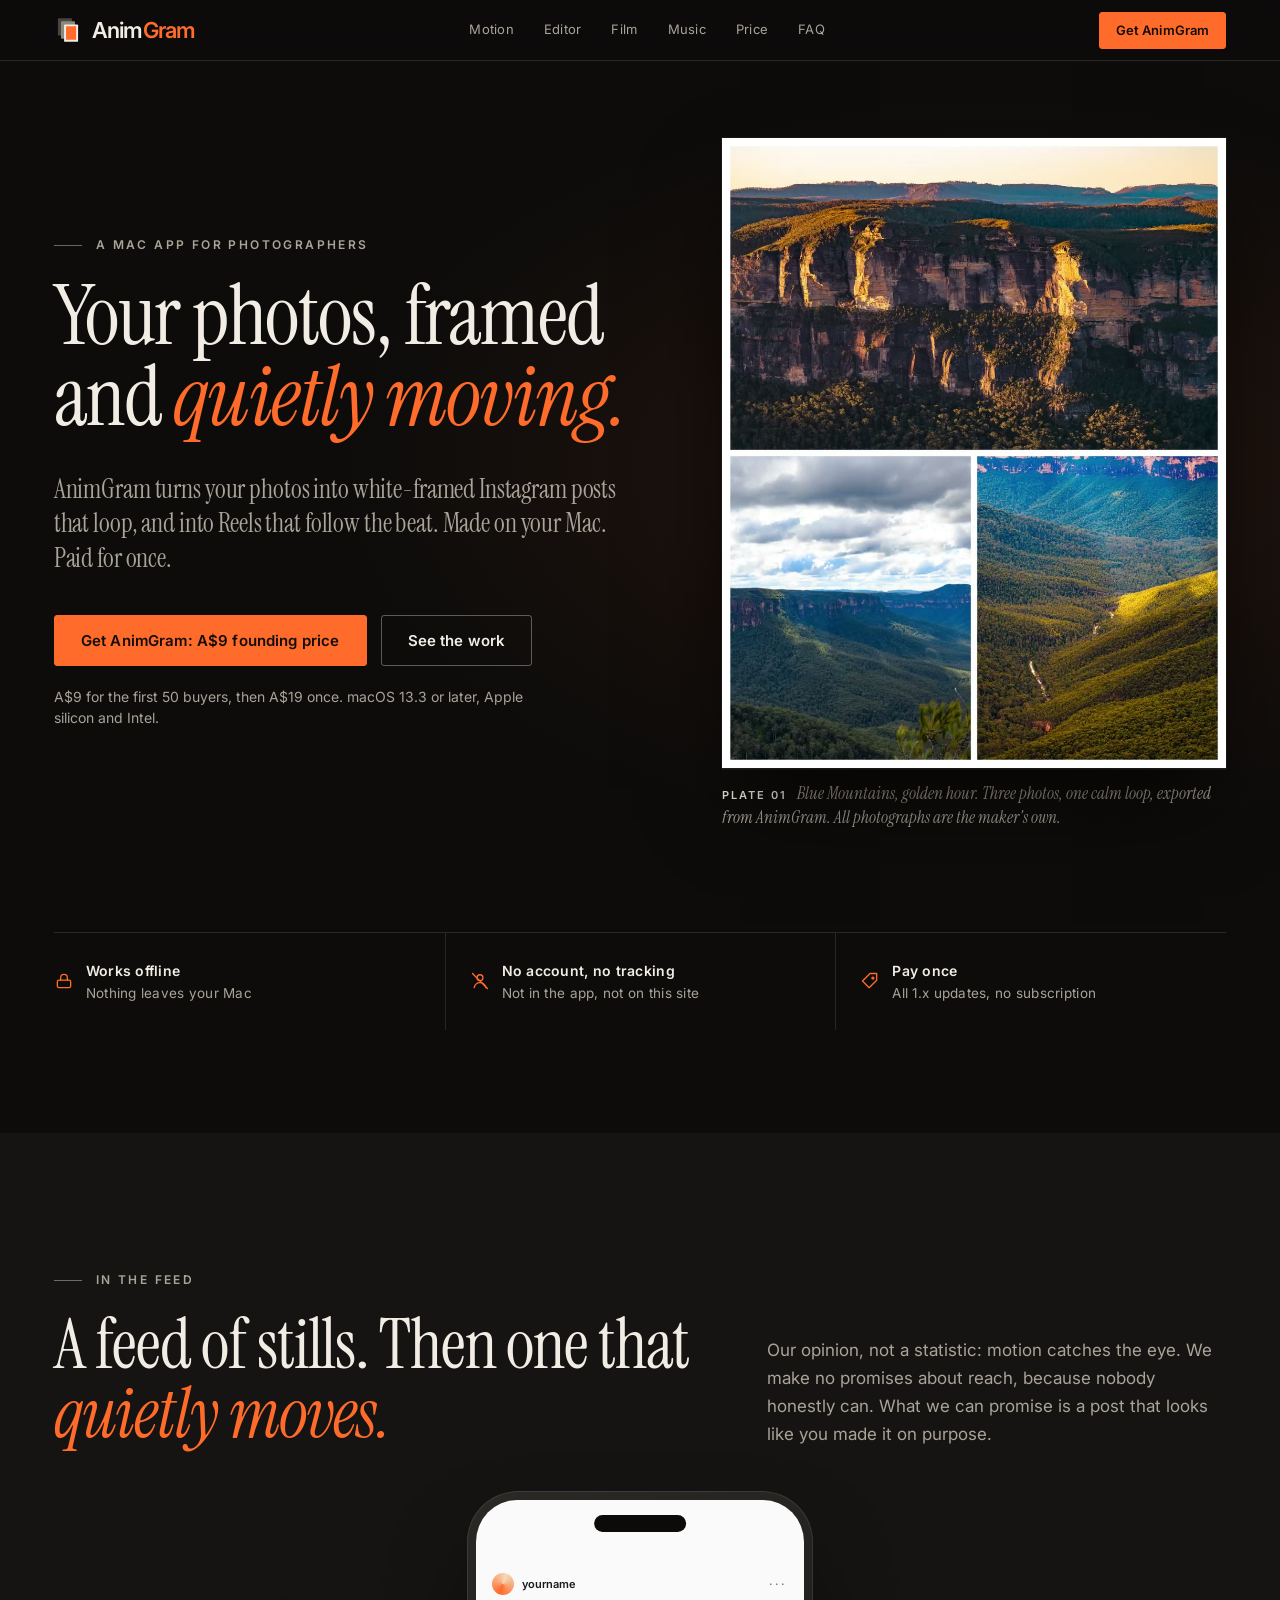
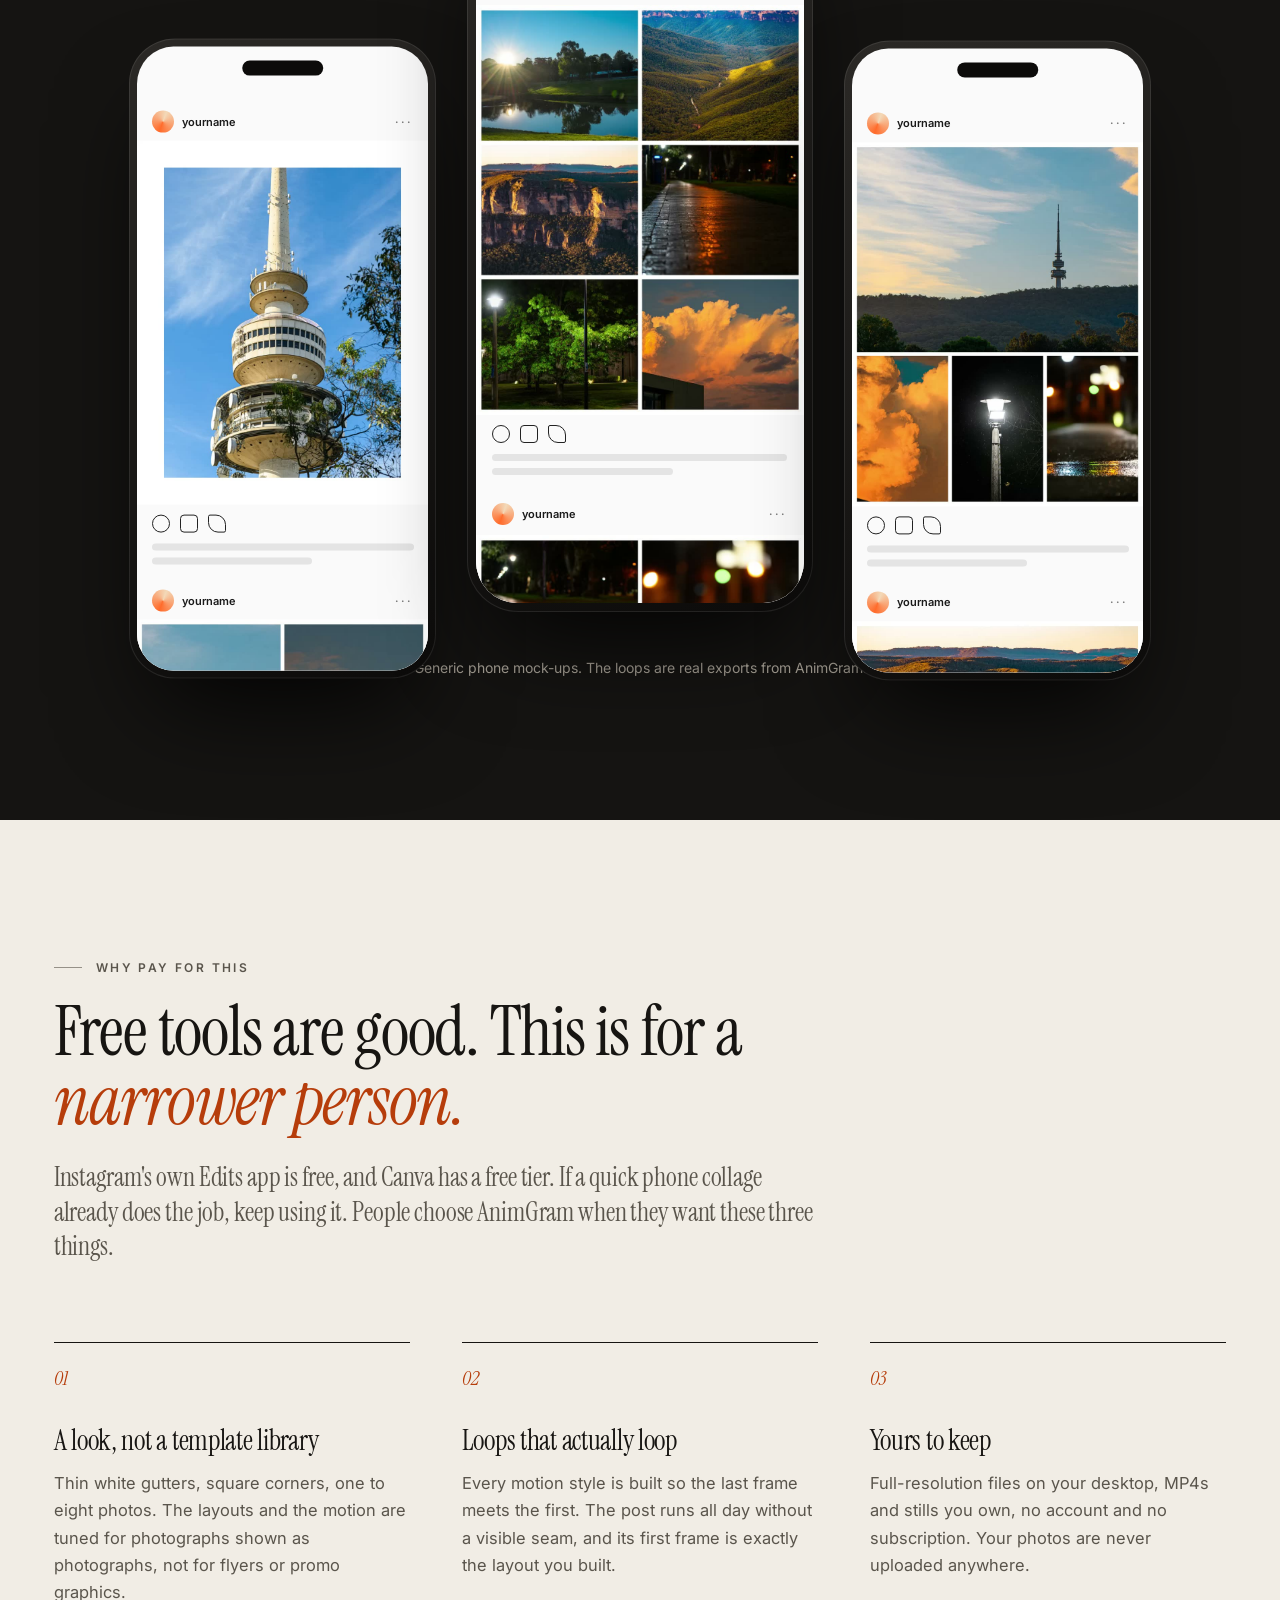
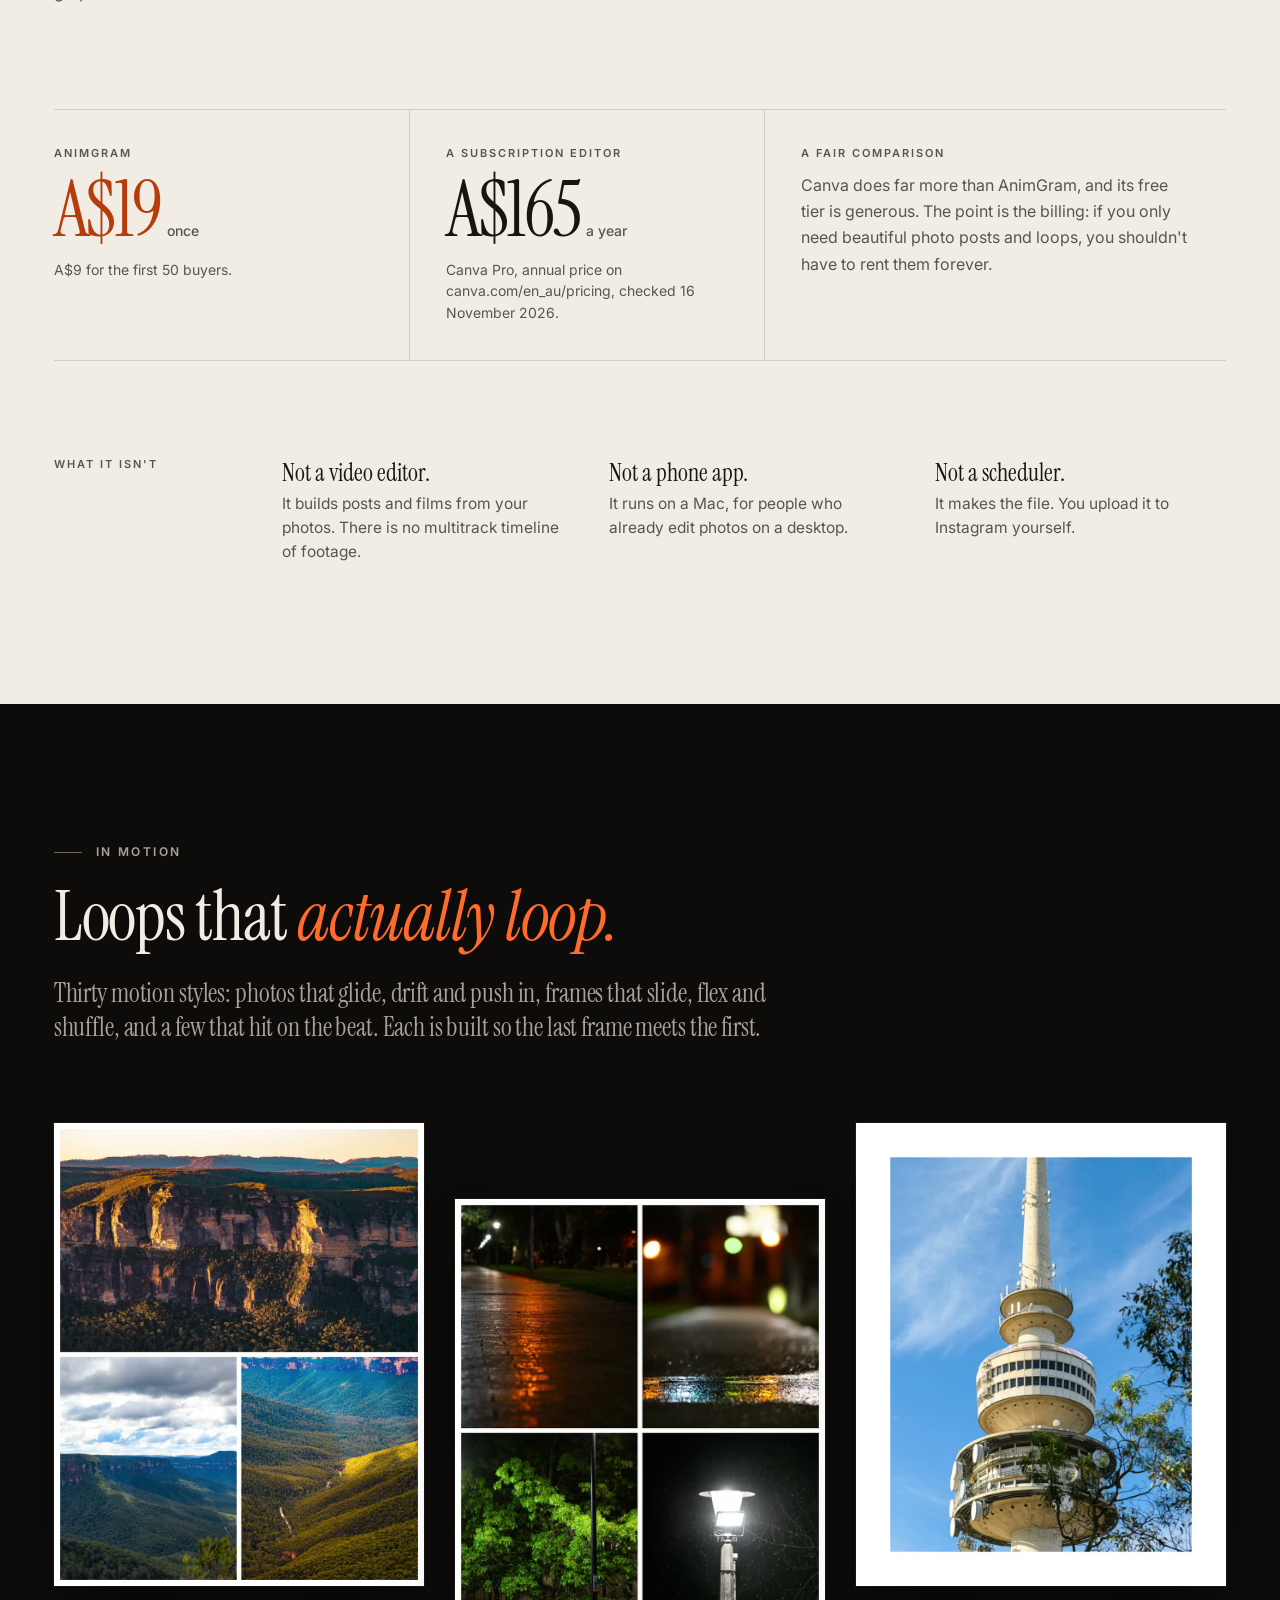
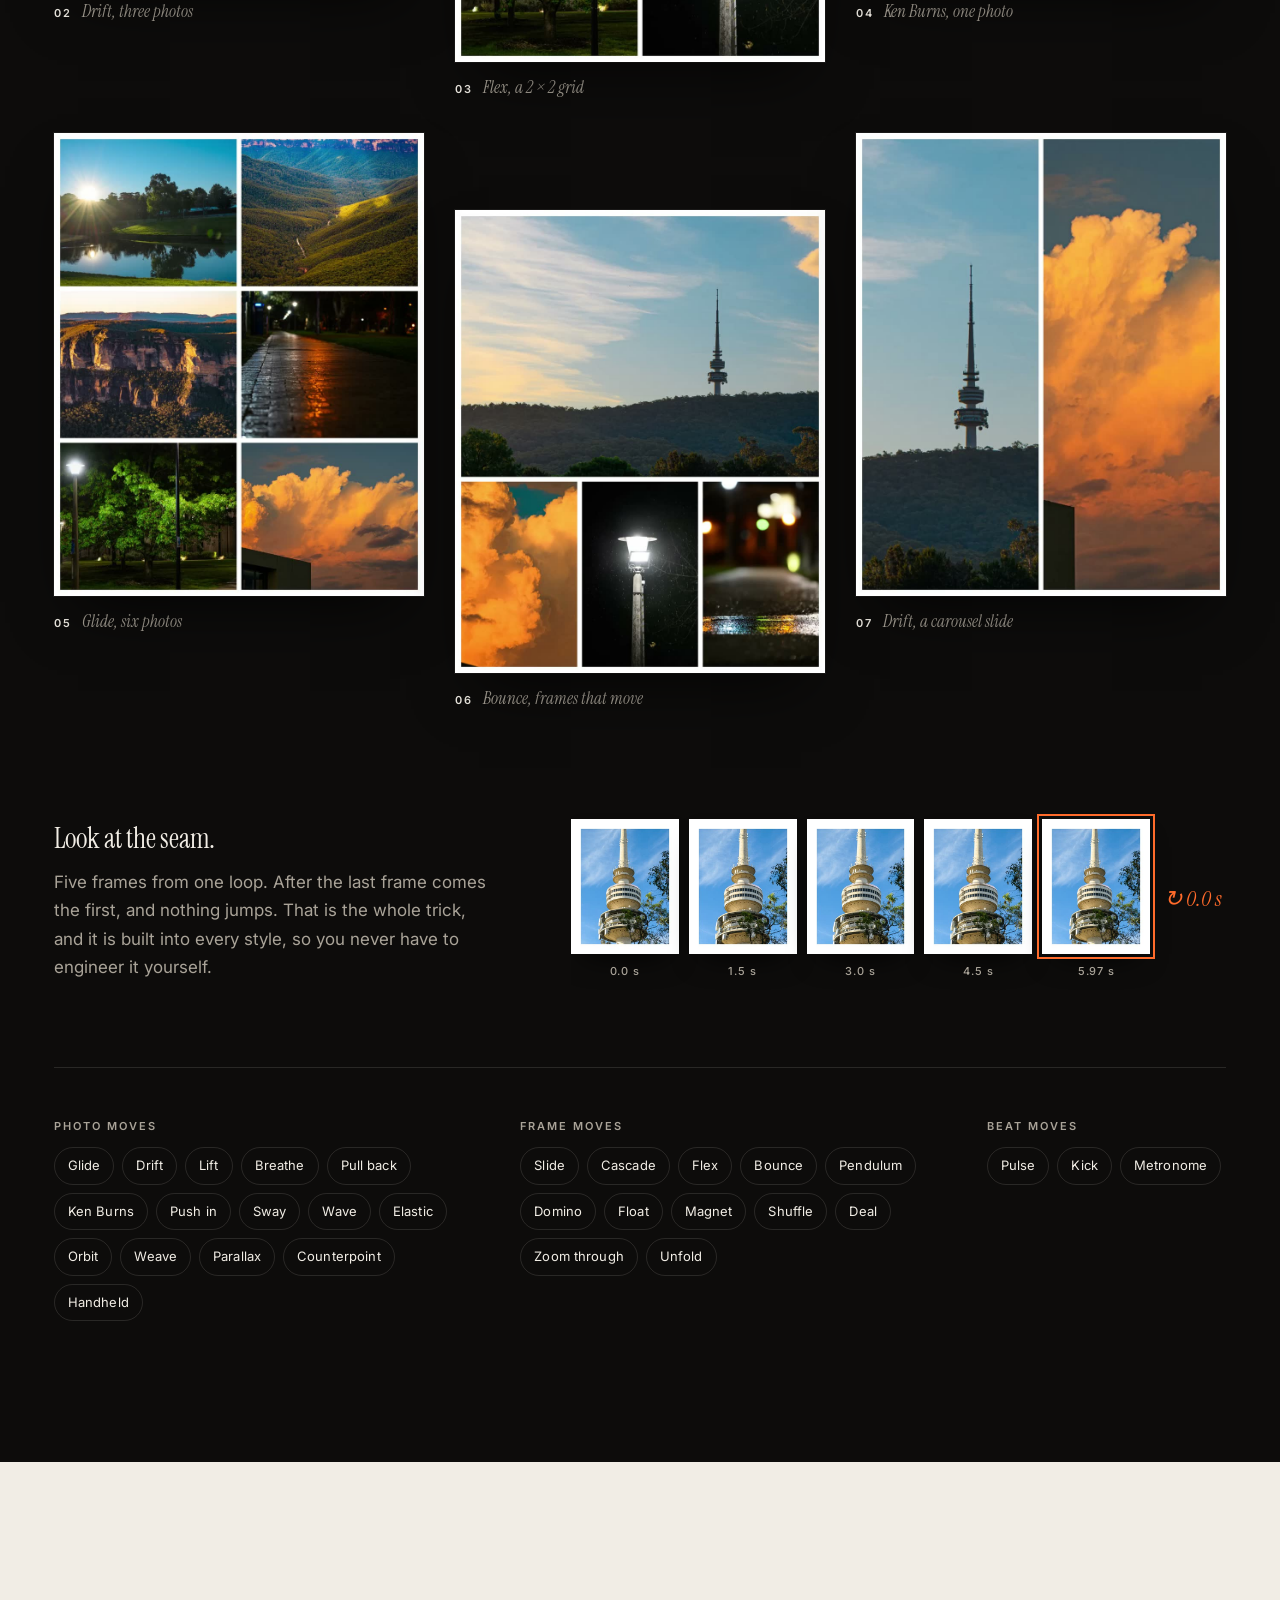
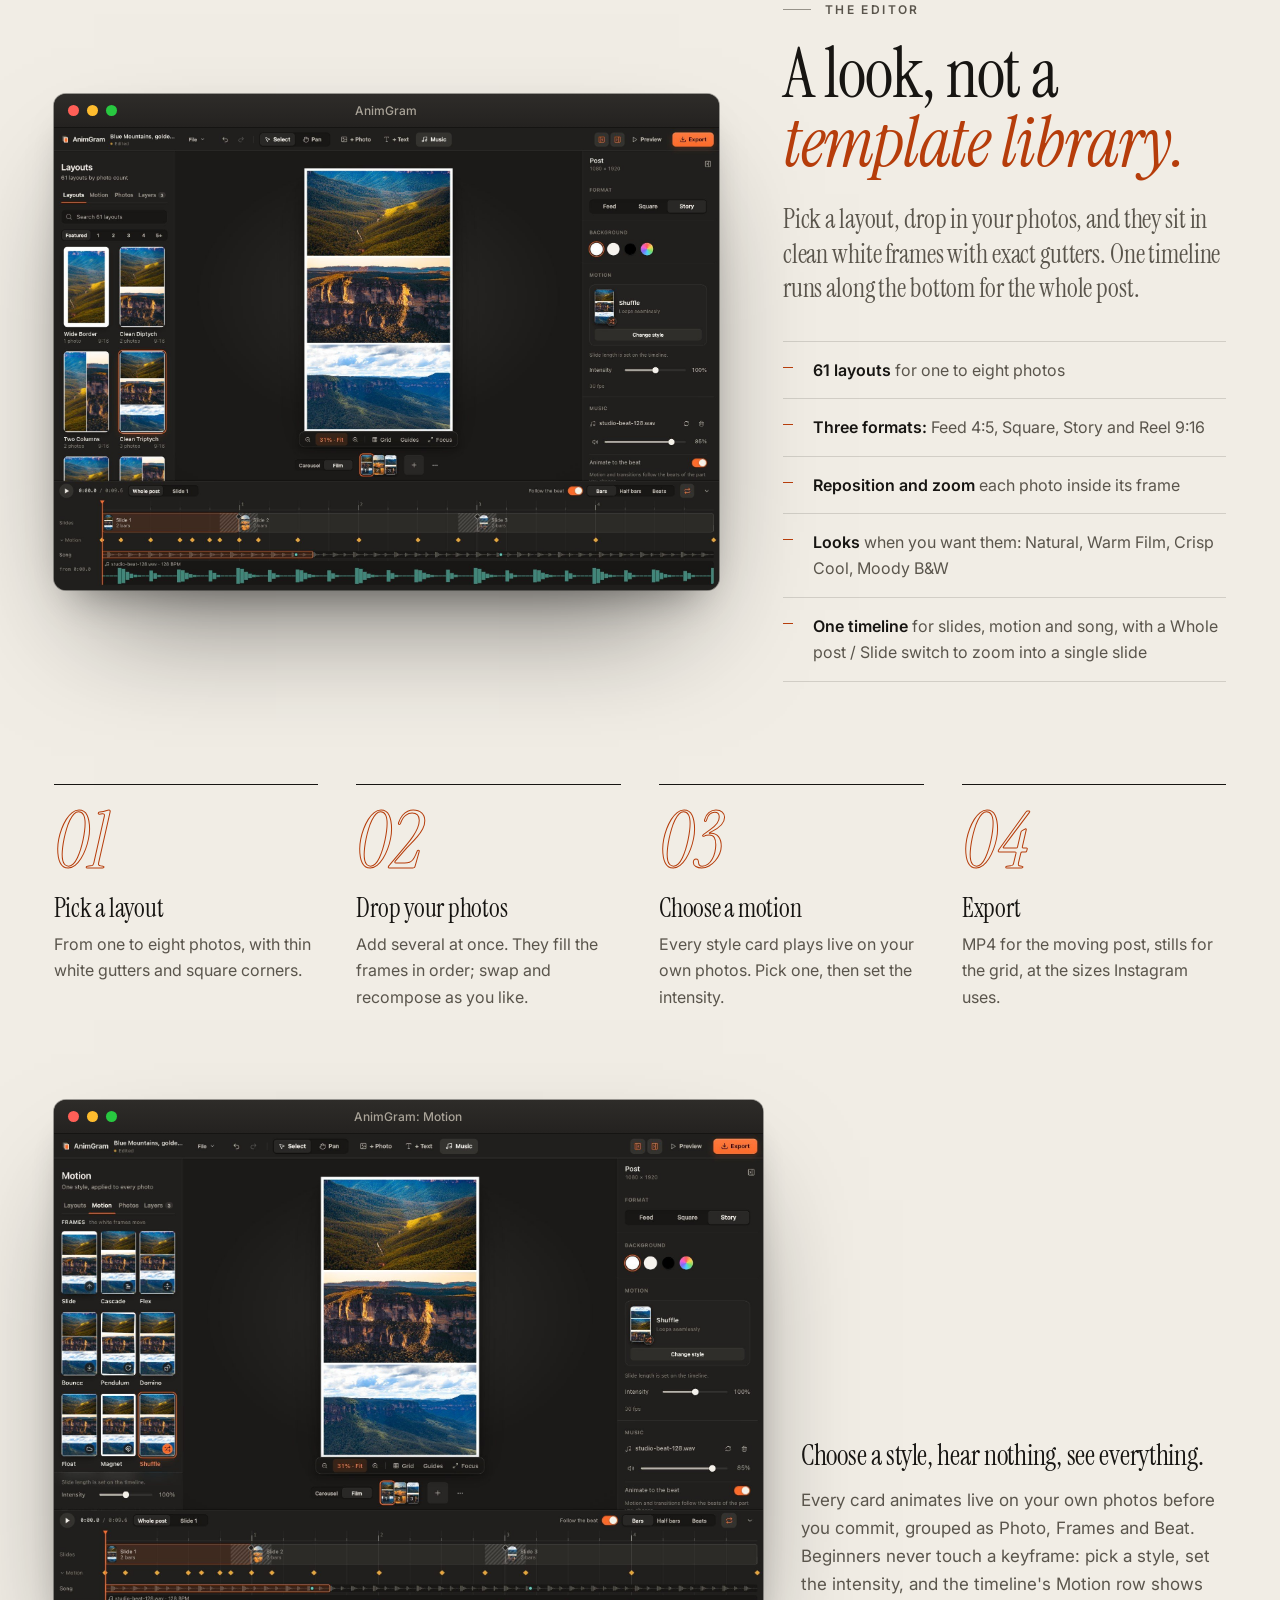
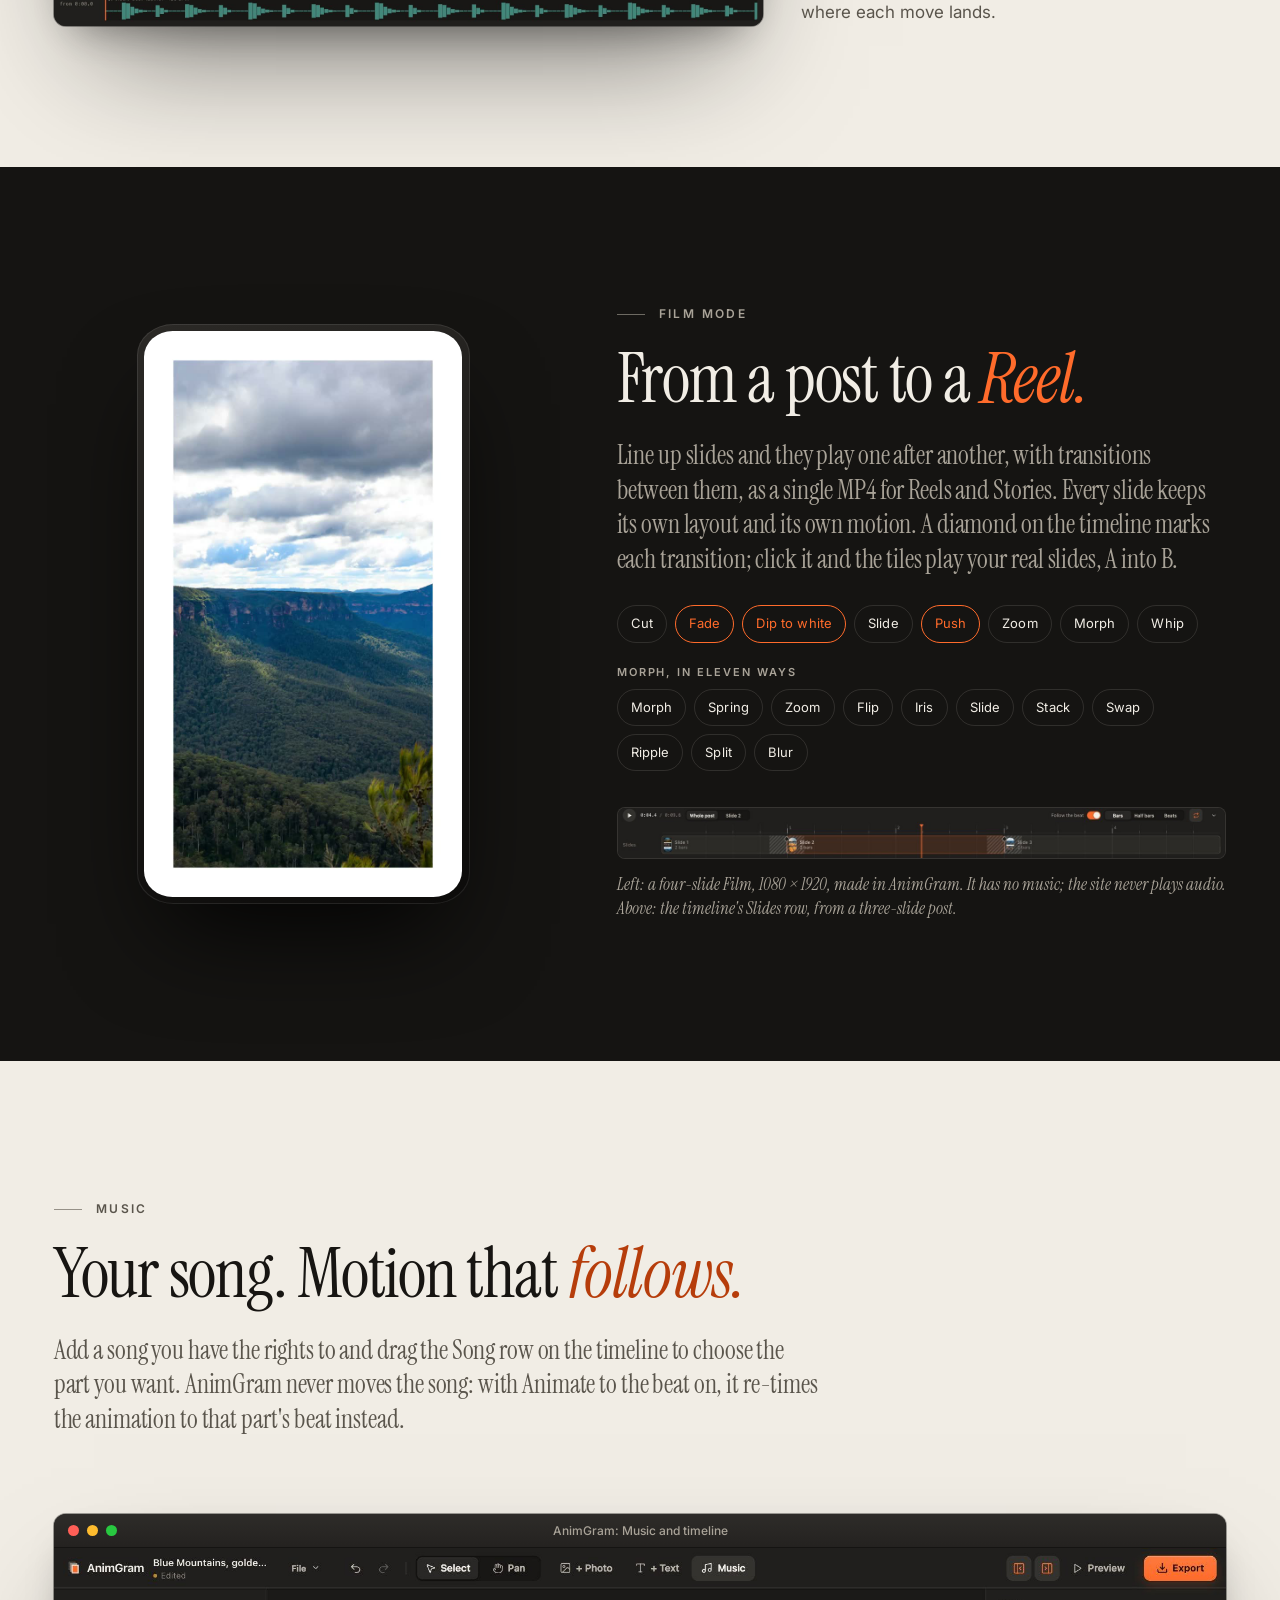
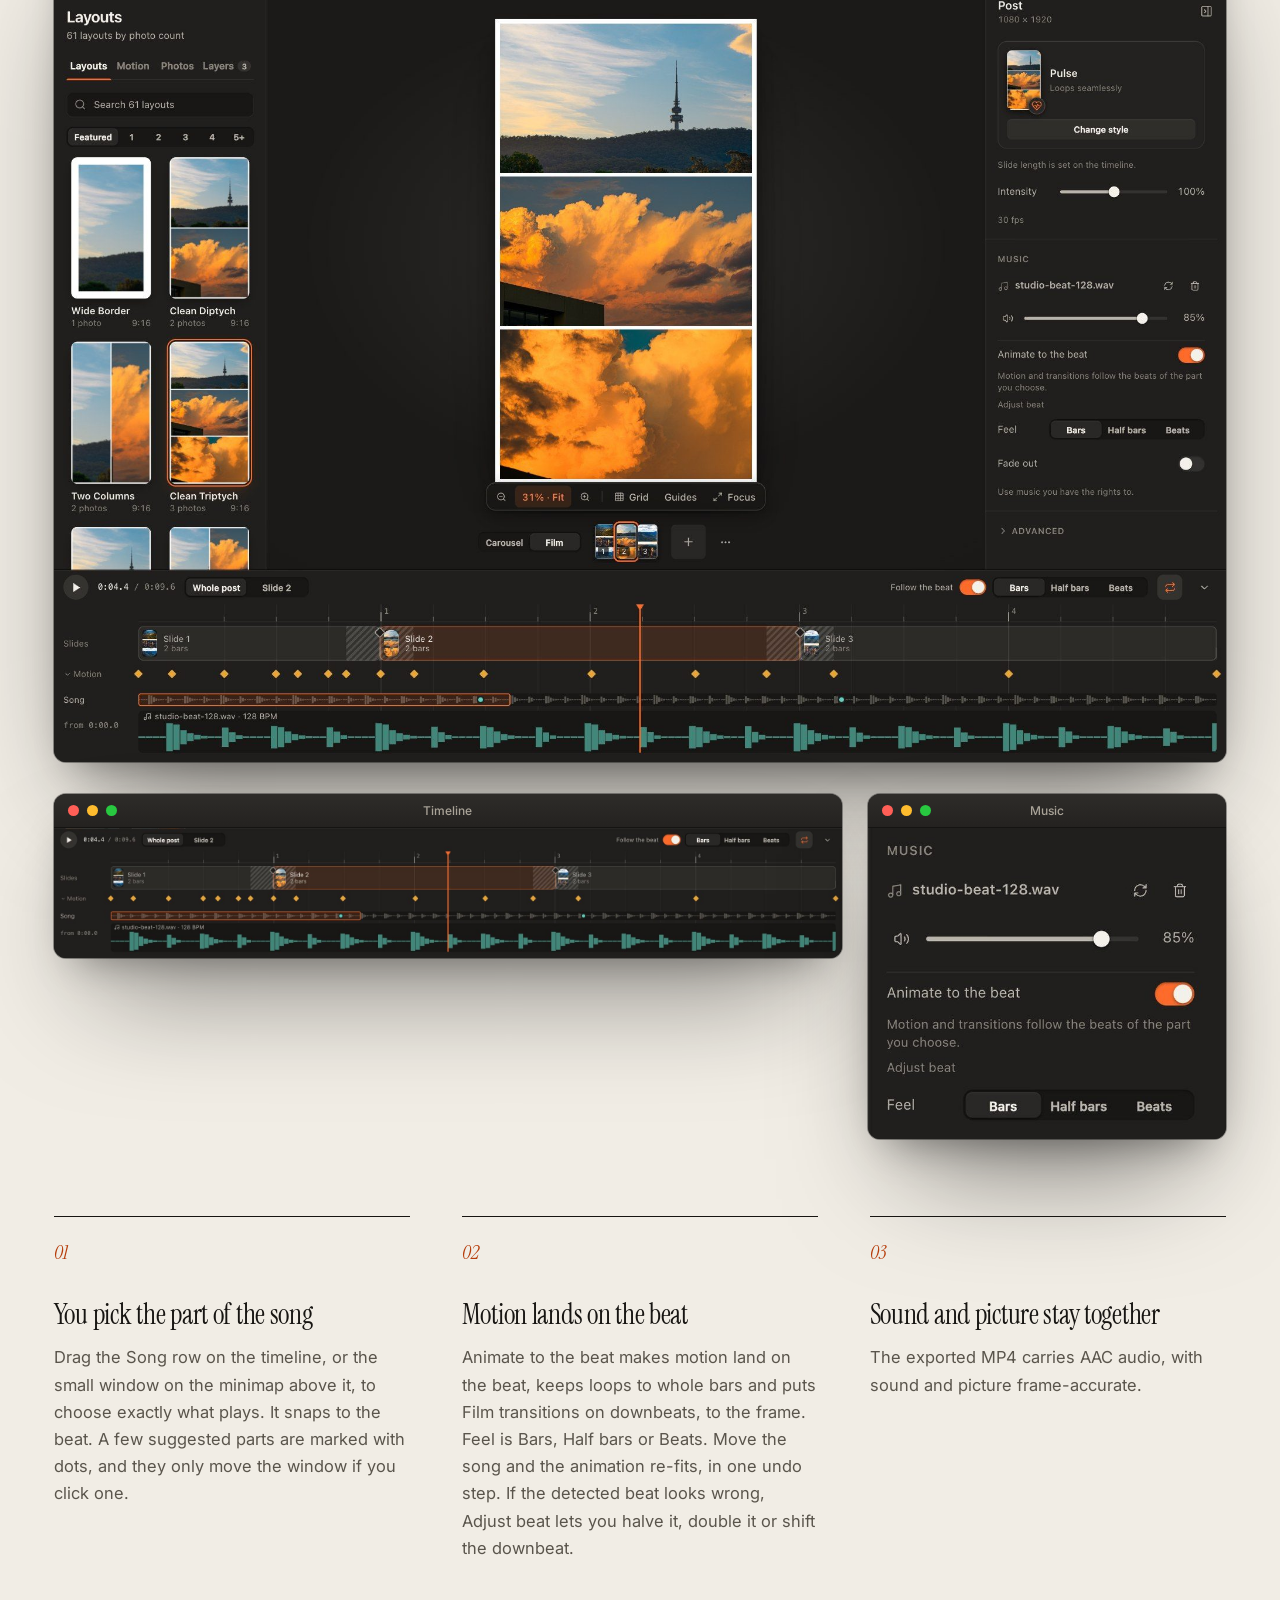
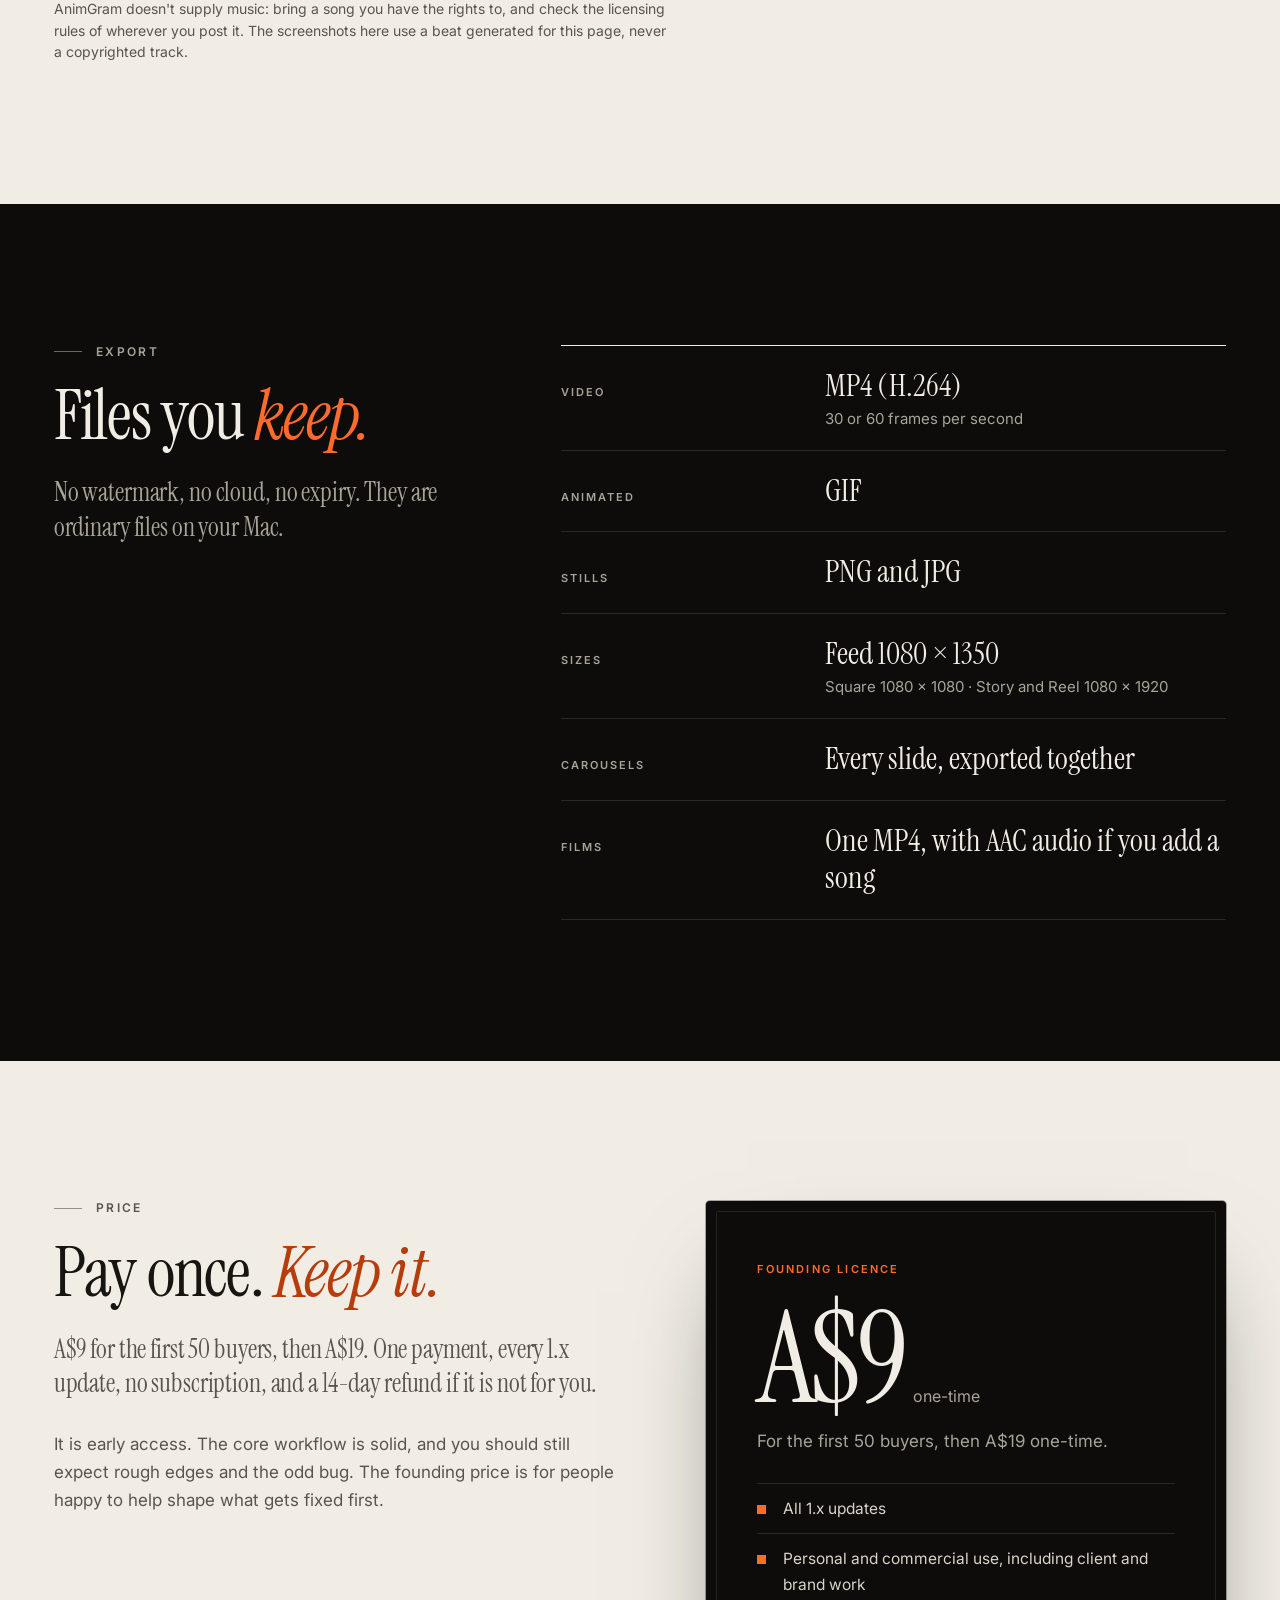
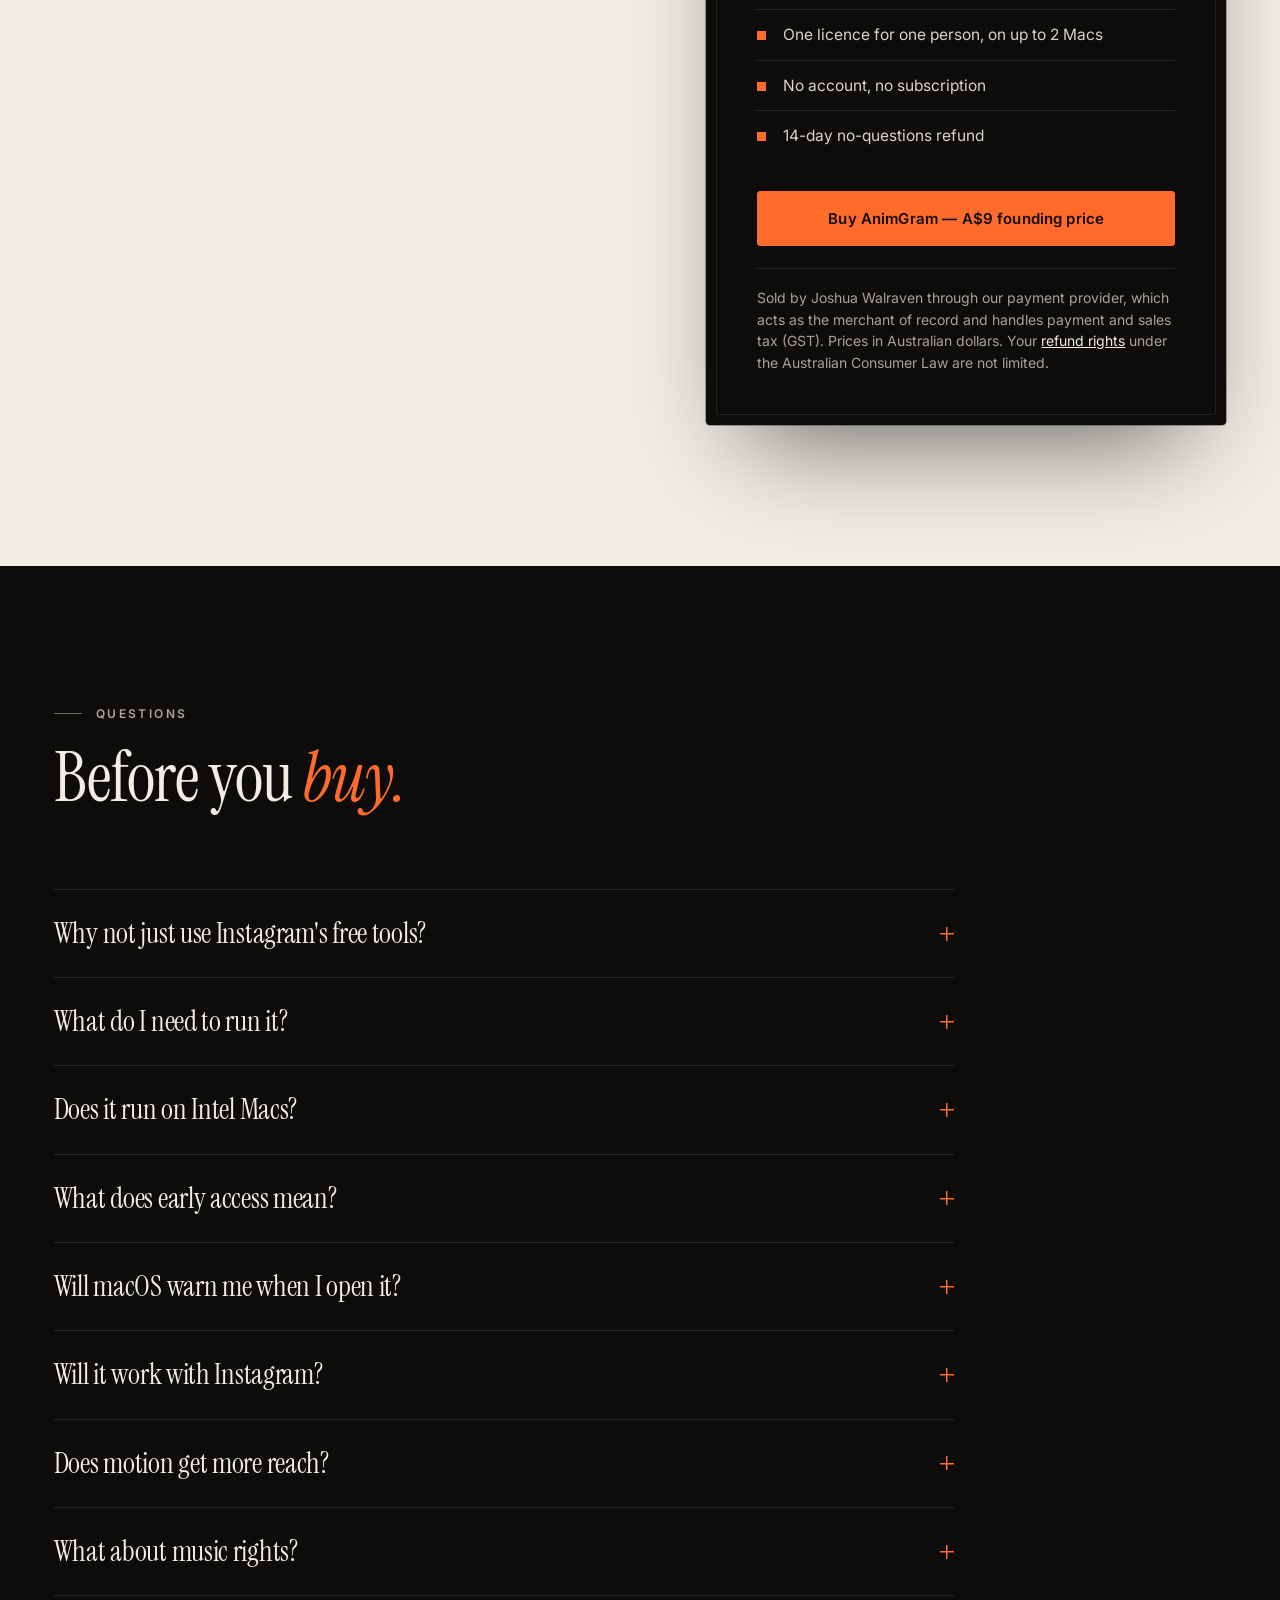
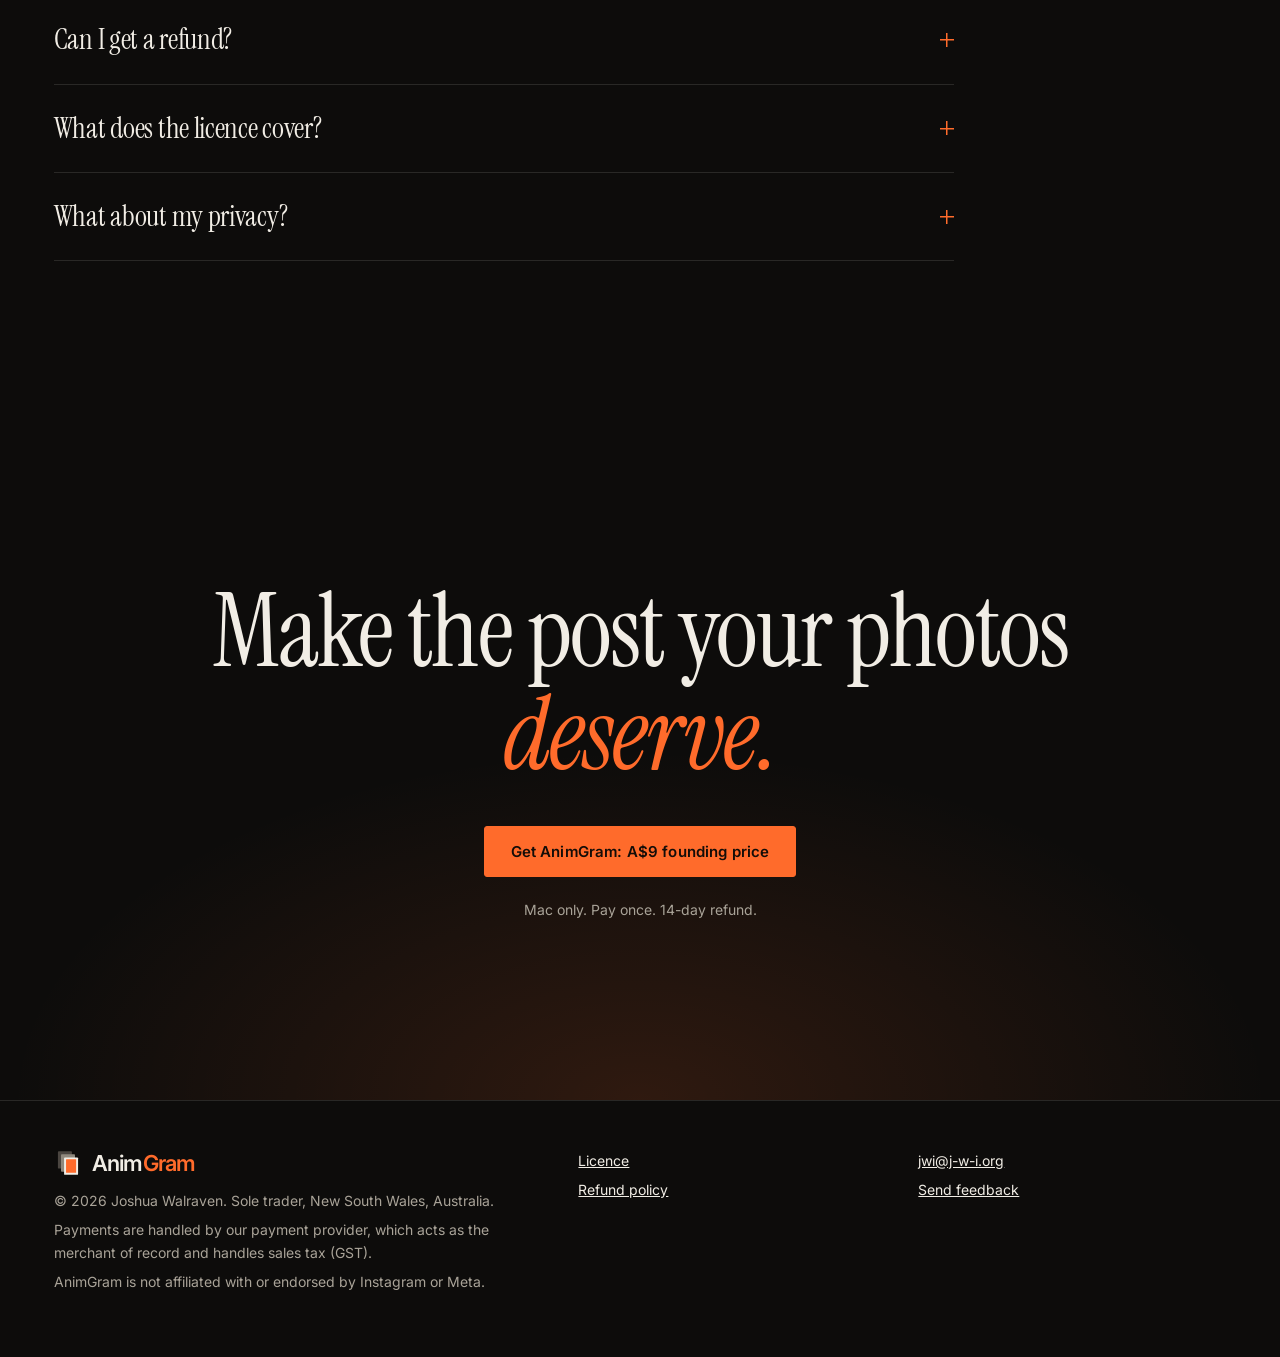
<file: animgram/index.html>
<!doctype html>
<html lang="en-AU">
<head>
<meta charset="utf-8">
<meta name="viewport" content="width=device-width, initial-scale=1">
<link rel="icon" href="favicon.svg" type="image/svg+xml">
<link rel="icon" href="favicon-32.png" sizes="32x32" type="image/png">
<link rel="apple-touch-icon" href="apple-touch-icon.png">
<title>AnimGram: looping Instagram posts from your photos, on your Mac</title>
<meta name="description" content="AnimGram is a Mac app that turns your photos into clean white-frame Instagram posts that loop, and into Reels that follow the beat. One-time purchase, no account, works offline.">
<meta name="theme-color" content="#0d0c0b">
<link rel="preconnect" href="https://fonts.googleapis.com">
<link rel="preconnect" href="https://fonts.gstatic.com" crossorigin>
<link href="https://fonts.googleapis.com/css2?family=Inter:wght@400;500;600&family=Instrument+Serif:ital@0;1&display=swap" rel="stylesheet">
<link rel="preload" as="image" href="assets/loop-mountains.jpg" fetchpriority="high">
<link rel="stylesheet" href="site.css">
<script>document.documentElement.className+=' js';</script>
</head>
<body>
<a class="skip" href="#main">Skip to content</a>

<header class="site-head">
  <div class="wrap">
    <a class="mark" href="#top" aria-label="AnimGram, back to top"><svg class="mark-sym" viewBox="0 0 100 100" aria-hidden="true" focusable="false"><rect x="14" y="8" width="50" height="62" rx="3" fill="#4a4540"/><rect x="25" y="19" width="50" height="62" rx="3" fill="#8f887d"/><rect x="36" y="30" width="50" height="62" rx="3" fill="#f1ede5"/><rect x="43" y="37" width="36" height="48" rx="1" fill="#ff6b2b"/></svg><span>Anim<b>Gram</b></span></a>
    <nav class="site-nav" aria-label="Main">
      <a href="#motion">Motion</a><a href="#editor">Editor</a><a href="#film">Film</a><a href="#music">Music</a><a href="#price">Price</a><a href="#faq">FAQ</a>
    </nav>
    <a class="btn sm" href="#price" data-buy>Get AnimGram</a>
  </div>
</header>

<main id="main">

<!-- 1. HERO ------------------------------------------------------------>
<section class="hero" id="top">
  <div class="wrap">
    <div class="hero-grid">
      <div>
        <p class="eyebrow">A Mac app for photographers</p>
        <h1>Your photos, framed and <em>quietly moving.</em></h1>
        <p class="lede">AnimGram turns your photos into white-framed Instagram posts that loop, and into Reels that follow the beat. Made on your Mac. Paid for once.</p>
        <div class="cta-row">
          <a class="btn" href="#price" data-buy>Get AnimGram: A$9 founding price</a>
          <a class="btn ghost" href="#motion">See the work</a>
        </div>
        <p class="fine">A$9 for the first 50 buyers, then A$19 once. macOS 13.3 or later, Apple silicon and Intel.</p>
      </div>
      <figure class="plate">
        <div class="frame">
          <video autoplay muted loop playsinline preload="auto" poster="assets/loop-mountains.jpg" aria-label="Blue Mountains, golden hour: three photographs of sandstone cliffs and green valleys in white frames, drifting in a seamless loop"><source src="assets/loop-mountains.mp4" type="video/mp4"></video>
        </div>
        <figcaption class="cap"><b>Plate 01</b>Blue Mountains, golden hour. Three photos, one calm loop, exported from AnimGram. All photographs are the maker's own.</figcaption>
      </figure>
    </div>

    <div class="proof reveal">
      <ul>
        <li><svg viewBox="0 0 24 24" fill="none" stroke="currentColor" stroke-width="1.6" stroke-linecap="round" stroke-linejoin="round" aria-hidden="true"><rect x="4" y="11" width="16" height="9" rx="2"/><path d="M8 11V8a4 4 0 018 0v3"/></svg><span><b>Works offline</b>Nothing leaves your Mac</span></li>
        <li><svg viewBox="0 0 24 24" fill="none" stroke="currentColor" stroke-width="1.6" stroke-linecap="round" stroke-linejoin="round" aria-hidden="true"><circle cx="12" cy="8" r="3.5"/><path d="M5 20c1-4 4-6 7-6s6 2 7 6"/><path d="M3 3l18 18"/></svg><span><b>No account, no tracking</b>Not in the app, not on this site</span></li>
        <li><svg viewBox="0 0 24 24" fill="none" stroke="currentColor" stroke-width="1.6" stroke-linecap="round" stroke-linejoin="round" aria-hidden="true"><path d="M3 12l9-9h8v8l-9 9z"/><circle cx="15.5" cy="8.5" r="1.2"/></svg><span><b>Pay once</b>All 1.x updates, no subscription</span></li>
      </ul>
    </div>
  </div>
  <div style="height:clamp(56px,8vw,120px)"></div>
</section>

<!-- 2. THE FEED -------------------------------------------------------->
<section class="sec dark alt" id="feed">
  <div class="wrap">
    <div class="feed-head">
      <div class="reveal">
        <p class="eyebrow">In the feed</p>
        <h2>A feed of stills. Then one that <em>quietly moves.</em></h2>
      </div>
      <p class="body reveal" style="--d:.1s">Our opinion, not a statistic: motion catches the eye. We make no promises about reach, because nobody honestly can. What we can promise is a post that looks like you made it on purpose.</p>
    </div>

    <div class="phones" role="group" aria-label="Three example phone feeds, each showing an AnimGram loop">
      <div class="phone l reveal" data-parallax="0.04">
        <div class="bezel"><div class="screen"><span class="notch"></span><div class="f-top"></div>
          <div class="f-card-h"><i></i>yourname<span>···</span></div>
          <div class="f-media"><video data-src="assets/loop-tower.mp4" data-poster="assets/loop-tower.jpg" muted loop playsinline preload="none" aria-label="A tall tower against blue sky in a white frame, slowly zooming in a loop"></video></div>
          <div class="f-row"><i></i><i></i><i></i></div><div class="f-line"></div><div class="f-line s"></div>
          <div class="f-card-h f-next"><i></i>yourname<span>···</span></div>
          <div class="f-media f-peek"><img src="assets/loop-skies.jpg" alt="" loading="lazy" width="864" height="1080"></div>
        </div></div>
      </div>
      <div class="phone c reveal" style="--d:.12s" data-parallax="-0.02">
        <div class="bezel"><div class="screen"><span class="notch"></span><div class="f-top"></div>
          <div class="f-card-h"><i></i>yourname<span>···</span></div>
          <div class="f-media"><video data-src="assets/loop-six.mp4" data-poster="assets/loop-six.jpg" muted loop playsinline preload="none" aria-label="Six photographs in a white-framed grid gliding gently in a loop"></video></div>
          <div class="f-row"><i></i><i></i><i></i></div><div class="f-line"></div><div class="f-line s"></div>
          <div class="f-card-h f-next"><i></i>yourname<span>···</span></div>
          <div class="f-media f-peek"><img src="assets/loop-rain.jpg" alt="" loading="lazy" width="864" height="1080"></div>
        </div></div>
      </div>
      <div class="phone r reveal" style="--d:.24s" data-parallax="0.05">
        <div class="bezel"><div class="screen"><span class="notch"></span><div class="f-top"></div>
          <div class="f-card-h"><i></i>yourname<span>···</span></div>
          <div class="f-media"><video data-src="assets/loop-lamps.mp4" data-poster="assets/loop-lamps.jpg" muted loop playsinline preload="none" aria-label="A hero photograph of a dusk sky above three smaller night photographs, frames bouncing in a loop"></video></div>
          <div class="f-row"><i></i><i></i><i></i></div><div class="f-line"></div><div class="f-line s"></div>
          <div class="f-card-h f-next"><i></i>yourname<span>···</span></div>
          <div class="f-media f-peek"><img src="assets/loop-mountains.jpg" alt="" loading="lazy" width="960" height="1200"></div>
        </div></div>
      </div>
    </div>
    <p class="fine reveal" style="text-align:center;margin-top:12px">Generic phone mock-ups. The loops are real exports from AnimGram.</p>
  </div>
</section>

<!-- 3. WHY ------------------------------------------------------------->
<section class="sec paper" id="why">
  <div class="wrap">
    <div class="sec-head reveal">
      <p class="eyebrow">Why pay for this</p>
      <h2>Free tools are good. This is for a <em>narrower person.</em></h2>
      <p class="lede">Instagram's own Edits app is free, and Canva has a free tier. If a quick phone collage already does the job, keep using it. People choose AnimGram when they want these three things.</p>
    </div>
    <ol class="trio">
      <li class="reveal"><span class="n">01</span><h3>A look, not a template library</h3><p>Thin white gutters, square corners, one to eight photos. The layouts and the motion are tuned for photographs shown as photographs, not for flyers or promo graphics.</p></li>
      <li class="reveal" style="--d:.1s"><span class="n">02</span><h3>Loops that actually loop</h3><p>Every motion style is built so the last frame meets the first. The post runs all day without a visible seam, and its first frame is exactly the layout you built.</p></li>
      <li class="reveal" style="--d:.2s"><span class="n">03</span><h3>Yours to keep</h3><p>Full-resolution files on your desktop, MP4s and stills you own, no account and no subscription. Your photos are never uploaded anywhere.</p></li>
    </ol>

    <div class="versus reveal">
      <div class="mine"><span class="lab">AnimGram</span><span class="big">A$19<small>once</small></span><p class="fine" style="margin-top:10px">A$9 for the first 50 buyers.</p></div>
      <div><span class="lab">A subscription editor</span><span class="big">A$165<small>a year</small></span><p class="fine" style="margin-top:10px">Canva Pro, annual price on canva.com/en_au/pricing, checked 16 November 2026.</p></div>
      <div><span class="lab">A fair comparison</span><p class="body" style="font-size:16px">Canva does far more than AnimGram, and its free tier is generous. The point is the billing: if you only need beautiful photo posts and loops, you shouldn't have to rent them forever.</p></div>
    </div>

    <div class="isnt reveal">
      <h3>What it isn't</h3>
      <ul>
        <li><b>Not a video editor.</b><span>It builds posts and films from your photos. There is no multitrack timeline of footage.</span></li>
        <li><b>Not a phone app.</b><span>It runs on a Mac, for people who already edit photos on a desktop.</span></li>
        <li><b>Not a scheduler.</b><span>It makes the file. You upload it to Instagram yourself.</span></li>
      </ul>
    </div>
  </div>
</section>

<!-- 4. MOTION ---------------------------------------------------------->
<section class="sec dark" id="motion">
  <div class="wrap">
    <div class="sec-head reveal">
      <p class="eyebrow">In motion</p>
      <h2>Loops that <em>actually loop.</em></h2>
      <p class="lede">Thirty motion styles: photos that glide, drift and push in, frames that slide, flex and shuffle, and a few that hit on the beat. Each is built so the last frame meets the first.</p>
    </div>

    <div class="gallery">
      <figure class="reveal"><div class="frame"><video data-src="assets/loop-mountains.mp4" data-poster="assets/loop-mountains.jpg" muted loop playsinline preload="none" aria-label="Three photographs of mountain valleys and cliffs drifting slowly in a loop"></video></div><figcaption class="cap"><b>02</b>Drift, three photos</figcaption></figure>
      <figure class="reveal" style="--d:.1s"><div class="frame"><video data-src="assets/loop-rain.mp4" data-poster="assets/loop-rain.jpg" muted loop playsinline preload="none" aria-label="Four rainy night street photographs in a two by two grid, frames gently flexing in a loop"></video></div><figcaption class="cap"><b>03</b>Flex, a 2 &times; 2 grid</figcaption></figure>
      <figure class="reveal" style="--d:.2s"><div class="frame"><video data-src="assets/loop-tower.mp4" data-poster="assets/loop-tower.jpg" muted loop playsinline preload="none" aria-label="One photograph of a tall tower in a wide white border, slowly zooming in a loop"></video></div><figcaption class="cap"><b>04</b>Ken Burns, one photo</figcaption></figure>
      <figure class="reveal"><div class="frame"><video data-src="assets/loop-six.mp4" data-poster="assets/loop-six.jpg" muted loop playsinline preload="none" aria-label="Six photographs of landscapes and night streets in a grid, gliding in a loop"></video></div><figcaption class="cap"><b>05</b>Glide, six photos</figcaption></figure>
      <figure class="reveal" style="--d:.1s"><div class="frame"><video data-src="assets/loop-lamps.mp4" data-poster="assets/loop-lamps.jpg" muted loop playsinline preload="none" aria-label="A dusk sky above three night photographs, frames bouncing gently in a loop"></video></div><figcaption class="cap"><b>06</b>Bounce, frames that move</figcaption></figure>
      <figure class="reveal" style="--d:.2s"><div class="frame"><video data-src="assets/loop-skies.mp4" data-poster="assets/loop-skies.jpg" muted loop playsinline preload="none" aria-label="A hill-top tower against a pastel sky, and storm clouds, in a two-slide carousel loop"></video></div><figcaption class="cap"><b>07</b>Drift, a carousel slide</figcaption></figure>
    </div>

    <div class="seam">
      <div class="reveal">
        <h3>Look at the seam.</h3>
        <p class="body" style="margin-top:14px">Five frames from one loop. After the last frame comes the first, and nothing jumps. That is the whole trick, and it is built into every style, so you never have to engineer it yourself.</p>
      </div>
      <div class="seam-strip reveal" style="--d:.1s" role="group" aria-label="Five frames from one loop, the last leading back to the first">
        <figure><img src="assets/seam-0.jpg" alt="Frame 1: a tower in a white border" loading="lazy" width="360" height="450"><figcaption>0.0 s</figcaption></figure>
        <figure><img src="assets/seam-1.jpg" alt="Frame at 1.5 seconds, slightly zoomed" loading="lazy" width="360" height="450"><figcaption>1.5 s</figcaption></figure>
        <figure><img src="assets/seam-2.jpg" alt="Frame at 3 seconds, mid zoom" loading="lazy" width="360" height="450"><figcaption>3.0 s</figcaption></figure>
        <figure><img src="assets/seam-3.jpg" alt="Frame at 4.5 seconds, zooming back out" loading="lazy" width="360" height="450"><figcaption>4.5 s</figcaption></figure>
        <figure class="last"><img src="assets/seam-4.jpg" alt="The last frame, one frame before the first" loading="lazy" width="360" height="450"><figcaption>5.97 s</figcaption></figure>
        <span class="wrapback" aria-hidden="true">&circlearrowright; 0.0 s</span>
      </div>
    </div>

    <div class="styles">
      <div class="reveal"><p class="grp">Photo moves</p><ul class="chips"><li>Glide</li><li>Drift</li><li>Lift</li><li>Breathe</li><li>Pull back</li><li>Ken Burns</li><li>Push in</li><li>Sway</li><li>Wave</li><li>Elastic</li><li>Orbit</li><li>Weave</li><li>Parallax</li><li>Counterpoint</li><li>Handheld</li></ul></div>
      <div class="reveal" style="--d:.1s"><p class="grp">Frame moves</p><ul class="chips"><li>Slide</li><li>Cascade</li><li>Flex</li><li>Bounce</li><li>Pendulum</li><li>Domino</li><li>Float</li><li>Magnet</li><li>Shuffle</li><li>Deal</li><li>Zoom through</li><li>Unfold</li></ul></div>
      <div class="reveal" style="--d:.2s"><p class="grp">Beat moves</p><ul class="chips"><li>Pulse</li><li>Kick</li><li>Metronome</li></ul></div>
    </div>
  </div>
</section>

<!-- 5. EDITOR ---------------------------------------------------------->
<section class="sec paper" id="editor">
  <div class="wrap">
    <div class="split rev">
      <div class="win reveal"><div class="win-bar"><i></i><i></i><i></i><span>AnimGram</span></div><img src="assets/ui-editor.jpg" alt="The AnimGram editor on a three-slide Film: mountain valley photos in white frames, the layout library on the left, format, motion and music controls on the right, and one timeline along the bottom with Slides, Motion and Song rows" loading="lazy" width="2000" height="1389"></div>
      <div class="reveal" style="--d:.1s">
        <p class="eyebrow">The editor</p>
        <h2>A look, not a <em>template library.</em></h2>
        <p class="lede" style="margin-bottom:8px">Pick a layout, drop in your photos, and they sit in clean white frames with exact gutters. One timeline runs along the bottom for the whole post.</p>
        <ul class="ticks">
          <li><b>61 layouts</b> for one to eight photos</li>
          <li><b>Three formats:</b> Feed 4:5, Square, Story and Reel 9:16</li>
          <li><b>Reposition and zoom</b> each photo inside its frame</li>
          <li><b>Looks</b> when you want them: Natural, Warm Film, Crisp Cool, Moody B&amp;W</li>
          <li><b>One timeline</b> for slides, motion and song, with a Whole post / Slide switch to zoom into a single slide</li>
        </ul>
      </div>
    </div>

    <ol class="steps">
      <li class="reveal"><span class="n">01</span><h3>Pick a layout</h3><p>From one to eight photos, with thin white gutters and square corners.</p></li>
      <li class="reveal" style="--d:.08s"><span class="n">02</span><h3>Drop your photos</h3><p>Add several at once. They fill the frames in order; swap and recompose as you like.</p></li>
      <li class="reveal" style="--d:.16s"><span class="n">03</span><h3>Choose a motion</h3><p>Every style card plays live on your own photos. Pick one, then set the intensity.</p></li>
      <li class="reveal" style="--d:.24s"><span class="n">04</span><h3>Export</h3><p>MP4 for the moving post, stills for the grid, at the sizes Instagram uses.</p></li>
    </ol>

    <div class="subgrid">
      <div class="win reveal"><div class="win-bar"><i></i><i></i><i></i><span>AnimGram: Motion</span></div><img src="assets/ui-motion.jpg" alt="The Motion tab with thirty styles in Photo, Frames and Beat groups, Shuffle selected on a three-photo slide, and the timeline below" loading="lazy" width="2000" height="1389"></div>
      <div class="reveal" style="--d:.1s"><h3>Choose a style, hear nothing, see everything.</h3><p class="body" style="margin-top:14px;color:var(--muted-p)">Every card animates live on your own photos before you commit, grouped as Photo, Frames and Beat. Beginners never touch a keyframe: pick a style, set the intensity, and the timeline's Motion row shows where each move lands.</p></div>
    </div>
  </div>
</section>

<!-- 6. FILM ------------------------------------------------------------>
<section class="sec dark alt" id="film">
  <div class="wrap">
    <div class="split film">
      <div class="reveal">
        <div class="phone bigphone"><div class="bezel"><div class="screen"><span class="notch"></span><video data-src="assets/film-reel.mp4" data-poster="assets/film-reel.jpg" muted loop playsinline preload="none" aria-label="A four-slide Film: a mountain vista, two stacked valley photos, three dusk cloud bands, then a night street, joined by fade, push and dip-to-white transitions"></video></div></div></div>
      </div>
      <div class="reveal" style="--d:.1s">
        <p class="eyebrow">Film mode</p>
        <h2>From a post to a <em>Reel.</em></h2>
        <p class="lede">Line up slides and they play one after another, with transitions between them, as a single MP4 for Reels and Stories. Every slide keeps its own layout and its own motion. A diamond on the timeline marks each transition; click it and the tiles play your real slides, A into B.</p>
        <ul class="chips" style="margin-top:28px" aria-label="Transitions"><li>Cut</li><li class="hi">Fade</li><li class="hi">Dip to white</li><li>Slide</li><li class="hi">Push</li><li>Zoom</li><li>Morph</li><li>Whip</li></ul>
        <p class="grp" style="margin-top:22px">Morph, in eleven ways</p>
        <ul class="chips" style="margin-top:10px" aria-label="Morph transitions"><li>Morph</li><li>Spring</li><li>Zoom</li><li>Flip</li><li>Iris</li><li>Slide</li><li>Stack</li><li>Swap</li><li>Ripple</li><li>Split</li><li>Blur</li></ul>
        <figure class="strip-img" style="margin-top:36px"><img src="assets/ui-slides.jpg" alt="The Slides row of the timeline: three slides on a bars ruler, each two bars long, with a transition diamond between each pair and the playhead inside slide 2" loading="lazy" width="1400" height="114"></figure>
        <p class="cap" style="margin-top:14px">Left: a four-slide Film, 1080 &times; 1920, made in AnimGram. It has no music; the site never plays audio. Above: the timeline's Slides row, from a three-slide post.</p>
      </div>
    </div>
  </div>
</section>

<!-- 7. MUSIC ----------------------------------------------------------->
<section class="sec paper" id="music">
  <div class="wrap">
    <div class="sec-head reveal">
      <p class="eyebrow">Music</p>
      <h2>Your song. Motion that <em>follows.</em></h2>
      <p class="lede">Add a song you have the rights to and drag the Song row on the timeline to choose the part you want. AnimGram never moves the song: with Animate to the beat on, it re-times the animation to that part's beat instead.</p>
    </div>
    <div class="win reveal"><div class="win-bar"><i></i><i></i><i></i><span>AnimGram: Music and timeline</span></div><img src="assets/ui-music.jpg" alt="A Film with a song loaded: the Music panel shows the track, Animate to the beat and Feel, and the single timeline below shows the Slides, Motion and Song rows with beat ticks along the bars ruler" loading="lazy" width="2000" height="1389"></div>
    <div class="detail reveal">
      <figure class="win"><div class="win-bar"><i></i><i></i><i></i><span>Timeline</span></div><img src="assets/ui-timeline.jpg" alt="The timeline: a bars ruler with beat ticks, the Slides row with transition diamonds, the Motion row with markers on the beats, and the Song row with its minimap and waveform" loading="lazy" width="2000" height="328"></figure>
      <figure class="win"><div class="win-bar"><i></i><i></i><i></i><span>Music</span></div><img src="assets/ui-musicpanel.jpg" alt="The Music panel: the track row with volume, the Animate to the beat switch, an Adjust beat link, and Feel set to Bars, Half bars or Beats" loading="lazy" width="600" height="520"></figure>
    </div>
    <ul class="trio" style="margin-top:clamp(40px,6vw,80px)">
      <li class="reveal"><span class="n">01</span><h3>You pick the part of the song</h3><p>Drag the Song row on the timeline, or the small window on the minimap above it, to choose exactly what plays. It snaps to the beat. A few suggested parts are marked with dots, and they only move the window if you click one.</p></li>
      <li class="reveal" style="--d:.1s"><span class="n">02</span><h3>Motion lands on the beat</h3><p>Animate to the beat makes motion land on the beat, keeps loops to whole bars and puts Film transitions on downbeats, to the frame. Feel is Bars, Half bars or Beats. Move the song and the animation re-fits, in one undo step. If the detected beat looks wrong, Adjust beat lets you halve it, double it or shift the downbeat.</p></li>
      <li class="reveal" style="--d:.2s"><span class="n">03</span><h3>Sound and picture stay together</h3><p>The exported MP4 carries AAC audio, with sound and picture frame-accurate.</p></li>
    </ul>
    <p class="fine reveal" style="margin-top:36px;max-width:44em">AnimGram doesn't supply music: bring a song you have the rights to, and check the licensing rules of wherever you post it. The screenshots here use a beat generated for this page, never a copyrighted track.</p>
  </div>
</section>

<!-- 8. EXPORT ---------------------------------------------------------->
<section class="sec dark" id="export">
  <div class="wrap">
    <div class="split" style="align-items:start">
      <div class="reveal">
        <p class="eyebrow">Export</p>
        <h2>Files you <em>keep.</em></h2>
        <p class="lede">No watermark, no cloud, no expiry. They are ordinary files on your Mac.</p>
      </div>
      <dl class="spec reveal" style="--d:.1s">
        <div><dt>Video</dt><dd>MP4 (H.264)<small>30 or 60 frames per second</small></dd></div>
        <div><dt>Animated</dt><dd>GIF</dd></div>
        <div><dt>Stills</dt><dd>PNG and JPG</dd></div>
        <div><dt>Sizes</dt><dd>Feed 1080 &times; 1350<small>Square 1080 &times; 1080 &middot; Story and Reel 1080 &times; 1920</small></dd></div>
        <div><dt>Carousels</dt><dd>Every slide, exported together</dd></div>
        <div><dt>Films</dt><dd>One MP4, with AAC audio if you add a song</dd></div>
      </dl>
    </div>
  </div>
</section>

<!-- 9. PRICE ----------------------------------------------------------->
<section class="sec paper" id="price">
  <div class="wrap">
    <div class="price-grid">
      <div class="reveal">
        <p class="eyebrow">Price</p>
        <h2>Pay once. <em>Keep it.</em></h2>
        <p class="lede">A$9 for the first 50 buyers, then A$19. One payment, every 1.x update, no subscription, and a 14-day refund if it is not for you.</p>
        <p class="body" style="margin-top:28px">It is early access. The core workflow is solid, and you should still expect rough edges and the odd bug. The founding price is for people happy to help shape what gets fixed first.</p>
      </div>
      <div class="card reveal" style="--d:.1s">
        <span class="lab">Founding licence</span>
        <div class="amt">A$9<small>one-time</small></div>
        <p class="then">For the first 50 buyers, then A$19 one-time.</p>
        <ul>
          <li>All 1.x updates</li>
          <li>Personal and commercial use, including client and brand work</li>
          <li>One licence for one person, on up to 2 Macs</li>
          <li>No account, no subscription</li>
          <li>14-day no-questions refund</li>
        </ul>
        <a class="btn is-off" id="buy-main" href="#price" role="button" aria-disabled="true">Buy &mdash; available soon</a>
        <p class="note" id="buy-note">Checkout opens when the store is approved &mdash; email <a href="mailto:jwi@j-w-i.org?subject=Tell%20me%20when%20AnimGram%20is%20on%20sale">jwi@j-w-i.org</a> to be told first.</p>
        <p class="fine">Sold by Joshua Walraven through our payment provider, which acts as the merchant of record and handles payment and sales tax (GST). Prices in Australian dollars. Your <a href="refunds.html">refund rights</a> under the Australian Consumer Law are not limited.</p>
      </div>
    </div>
  </div>
</section>

<!-- 10. FAQ ------------------------------------------------------------>
<section class="sec dark" id="faq">
  <div class="wrap">
    <div class="sec-head reveal"><p class="eyebrow">Questions</p><h2>Before you <em>buy.</em></h2></div>
    <div class="faq reveal">
      <details><summary>Why not just use Instagram's free tools?</summary><p>You might not need to pay. They are good, and if a quick phone collage does the job, use it. People choose AnimGram for precise control of a clean photographic layout, for working from full-size files on a desktop, and for MP4 and still files they keep, without another subscription.</p></details>
      <details><summary>What do I need to run it?</summary><p>A Mac running macOS 13.3 or later. It is a Mac app, not a phone app.</p></details>
      <details><summary>Does it run on Intel Macs?</summary><p>Yes. AnimGram is a universal app that runs natively on Apple silicon and on Intel.</p></details>
      <details><summary>What does early access mean?</summary><p>The core workflow works and is tested, but you should expect rough edges and the odd bug, and features will keep improving. Buying now gets you the founding price and a say in what we fix first. There is a feedback link in the footer and you can email me directly.</p></details>
      <details><summary>Will macOS warn me when I open it?</summary><p>It shouldn't. AnimGram is signed with an Apple Developer ID and notarised by Apple, so it opens like any other app you download. The first time, macOS asks you to confirm you want to open something downloaded from the internet. Click Open.</p></details>
      <details><summary>Will it work with Instagram?</summary><p>AnimGram makes standard H.264 MP4s and stills at the sizes Instagram uses: 4:5, 1:1 and 9:16. You upload them yourself in Instagram. AnimGram doesn't connect to your account, and Instagram applies its own compression to anything you post.</p></details>
      <details><summary>Does motion get more reach?</summary><p>We don't claim that. The public data conflicts, and nothing cleanly separates animated photo posts from others. Our view, as an opinion, is that motion catches the eye in a feed.</p></details>
      <details><summary>What about music rights?</summary><p>AnimGram doesn't include or supply music. You add a song you have the rights to. Social platforms have their own rules for music, so check them before you post, especially for client or brand work.</p></details>
      <details><summary>Can I get a refund?</summary><p>Yes. Ask within 14 days, no questions asked. This does not limit your rights under the Australian Consumer Law. See the <a href="refunds.html">refund policy</a>.</p></details>
      <details><summary>What does the licence cover?</summary><p>One licence is for one person, on up to 2 Macs. You may use the output for personal and commercial work, including client and brand posts. All 1.x updates are included. Read the full <a href="licence.html">licence</a>.</p></details>
      <details><summary>What about my privacy?</summary><p>AnimGram works offline. There is no account and no tracking, and your photos stay on your Mac. This site has no analytics either.</p></details>
    </div>
  </div>
</section>

<!-- 11. CLOSER --------------------------------------------------------->
<section class="closer">
  <div class="wrap reveal">
    <h2>Make the post your photos <em>deserve.</em></h2>
    <div class="cta-row"><a class="btn" href="#price" data-buy>Get AnimGram: A$9 founding price</a></div>
    <p class="fine" style="margin-top:22px">Mac only. Pay once. 14-day refund.</p>
  </div>
</section>
</main>

<footer>
  <div class="wrap cols">
    <div><a class="mark" href="#top"><svg class="mark-sym" viewBox="0 0 100 100" aria-hidden="true" focusable="false"><rect x="14" y="8" width="50" height="62" rx="3" fill="#4a4540"/><rect x="25" y="19" width="50" height="62" rx="3" fill="#8f887d"/><rect x="36" y="30" width="50" height="62" rx="3" fill="#f1ede5"/><rect x="43" y="37" width="36" height="48" rx="1" fill="#ff6b2b"/></svg><span>Anim<b>Gram</b></span></a><p>&copy; 2026 Joshua Walraven. Sole trader, New South Wales, Australia.</p><p>Payments are handled by our payment provider, which acts as the merchant of record and handles sales tax (GST).</p><p>AnimGram is not affiliated with or endorsed by Instagram or Meta.</p></div>
    <div><p><a href="licence.html">Licence</a></p><p><a href="refunds.html">Refund policy</a></p></div>
    <div><p><a href="mailto:jwi@j-w-i.org">jwi@j-w-i.org</a></p><p><a href="mailto:jwi@j-w-i.org?subject=AnimGram%20feedback">Send feedback</a></p></div>
  </div>
</footer>

<script>
// ---- Switch on checkout: paste the checkout URL between the quotes. ----
const CHECKOUT_URL = 'https://buy.polar.sh/polar_cl_zWfF5zZdARfMlHQxZzl0rkDooTvbDpy3rxinw2TLsFr';
// ---------------------------------------------------------------------------------------
(function(){
  var reduce = window.matchMedia && matchMedia('(prefers-reduced-motion: reduce)').matches;

  // Buy buttons: all point at #price until CHECKOUT_URL is set.
  if (CHECKOUT_URL) {
    document.querySelectorAll('[data-buy]').forEach(function(a){ a.href = CHECKOUT_URL; });
    var main = document.getElementById('buy-main');
    if (main) { main.href = CHECKOUT_URL; main.classList.remove('is-off'); main.removeAttribute('aria-disabled'); main.removeAttribute('role'); main.textContent = 'Buy AnimGram — A$9 founding price'; }
    var note = document.getElementById('buy-note'); if (note) note.hidden = true;
  } else {
    var m = document.getElementById('buy-main');
    if (m) m.addEventListener('click', function(e){ e.preventDefault(); });
  }

  // Reveal on scroll.
  var rev = document.querySelectorAll('.reveal');
  if ('IntersectionObserver' in window && !reduce) {
    var ro = new IntersectionObserver(function(es){ es.forEach(function(e){ if (e.isIntersecting){ e.target.classList.add('in'); ro.unobserve(e.target); } }); }, { rootMargin: '0px 0px -8% 0px', threshold: .08 });
    rev.forEach(function(el){ ro.observe(el); });
  } else { rev.forEach(function(el){ el.classList.add('in'); }); }

  // Posters for below-the-fold videos load only when they are near the viewport.
  (function(){
    var pv = document.querySelectorAll('video[data-poster]');
    function setP(v){ if (v.dataset.poster) { v.poster = v.dataset.poster; v.removeAttribute('data-poster'); } }
    if ('IntersectionObserver' in window) {
      var po = new IntersectionObserver(function(es){ es.forEach(function(e){ if (e.isIntersecting){ setP(e.target); po.unobserve(e.target); } }); }, { rootMargin: '600px 0px' });
      pv.forEach(function(v){ po.observe(v); });
    } else { pv.forEach(setP); }
  })();

  // Videos: hero plays at once; the rest load and play only when near the viewport.
  var hero = document.querySelector('.hero video');
  if (reduce) {
    document.querySelectorAll('video').forEach(function(v){ v.removeAttribute('autoplay'); v.pause(); });
  } else {
    if (hero) hero.play().catch(function(){});
    if ('IntersectionObserver' in window) {
      var vo = new IntersectionObserver(function(es){ es.forEach(function(e){
        var v = e.target;
        if (e.isIntersecting) {
          if (v.dataset.src && !v.getAttribute('src')) { v.src = v.dataset.src; v.load(); }
          var p = v.play(); if (p && p.catch) p.catch(function(){});
        } else { v.pause(); }
      }); }, { rootMargin: '240px 0px' });
      document.querySelectorAll('video[data-src]').forEach(function(v){ vo.observe(v); });
    } else {
      document.querySelectorAll('video[data-src]').forEach(function(v){ v.src = v.dataset.src; v.play().catch(function(){}); });
    }
  }

  // Gentle parallax on the phones (large screens only).
  var px = document.querySelectorAll('[data-parallax]');
  if (px.length && !reduce && window.innerWidth > 960) {
    var tick = false;
    function upd(){ tick = false; var h = window.innerHeight; px.forEach(function(el){ var r = el.getBoundingClientRect(); var d = (r.top + r.height/2 - h/2); el.style.translate = '0 ' + (d * parseFloat(el.dataset.parallax)).toFixed(1) + 'px'; }); }
    window.addEventListener('scroll', function(){ if (!tick){ tick = true; requestAnimationFrame(upd); } }, { passive: true });
    upd();
  }
})();
</script>
</body>
</html>
</file>
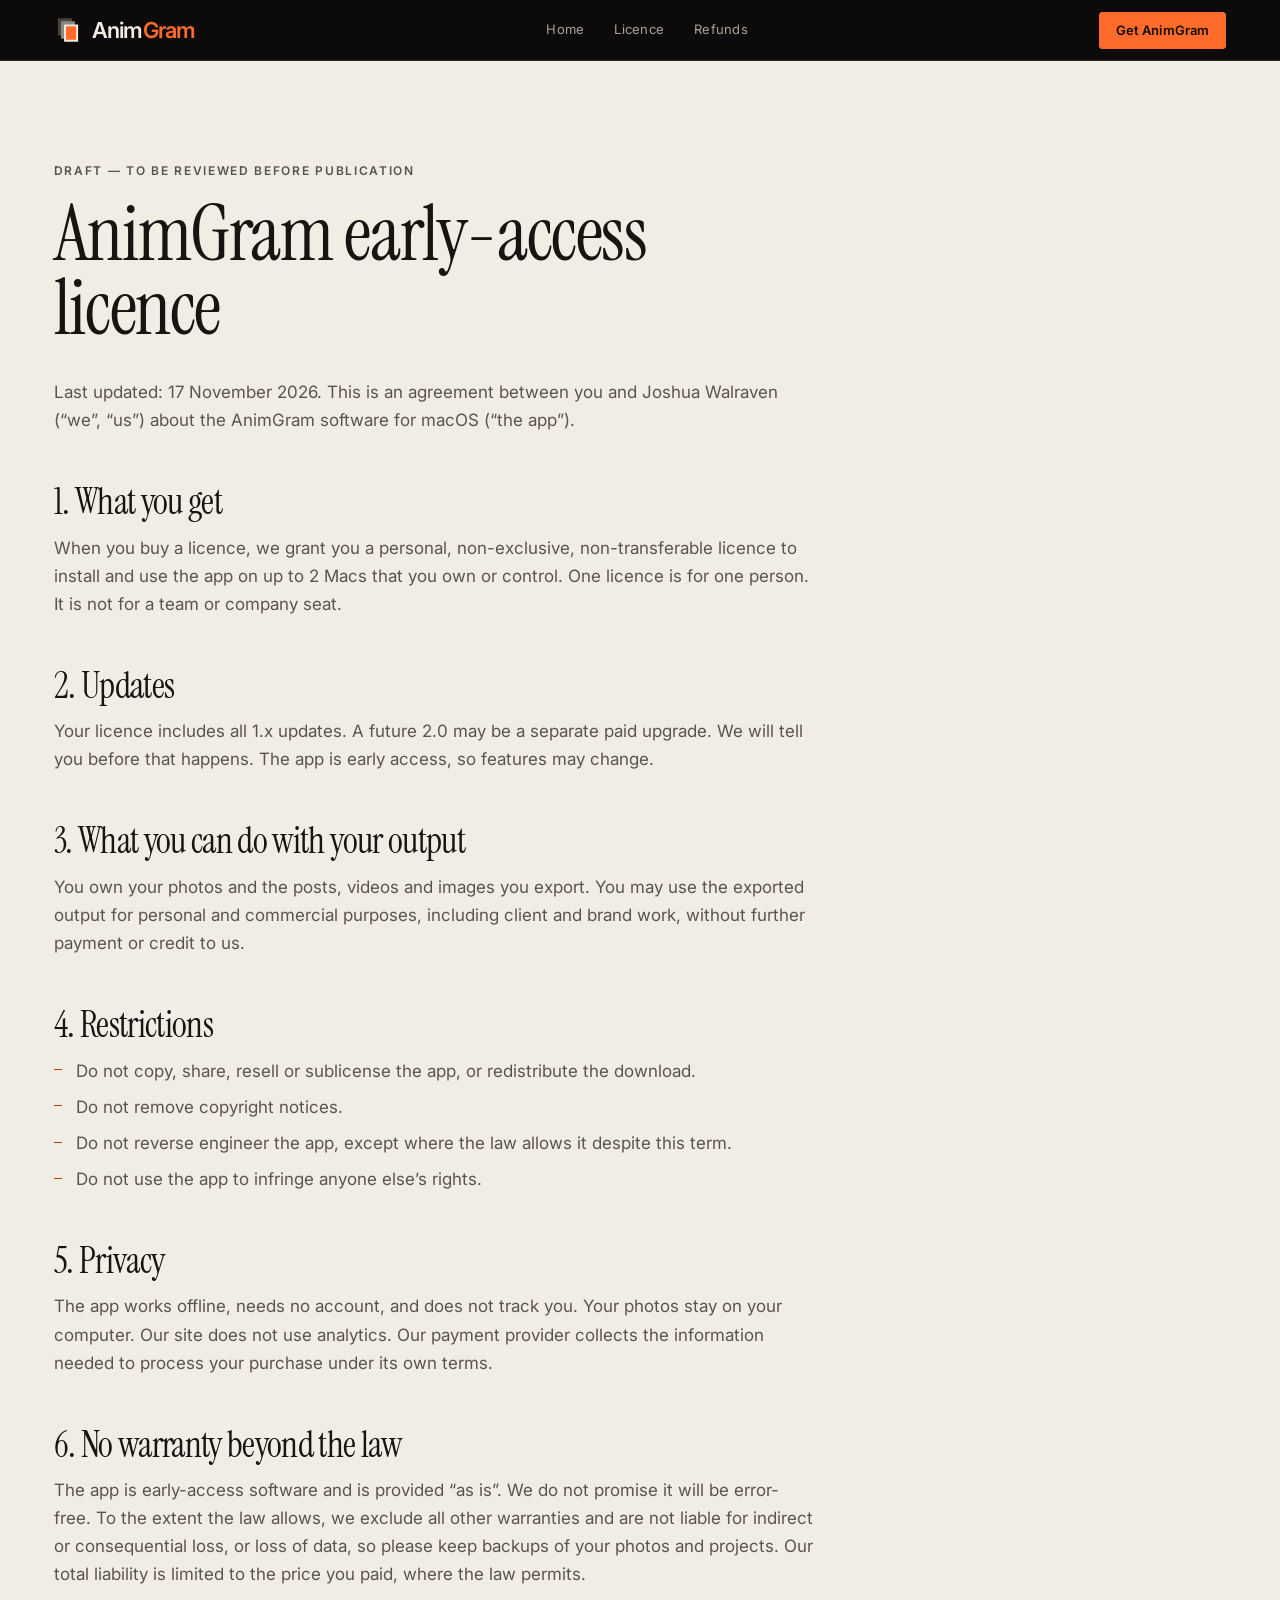
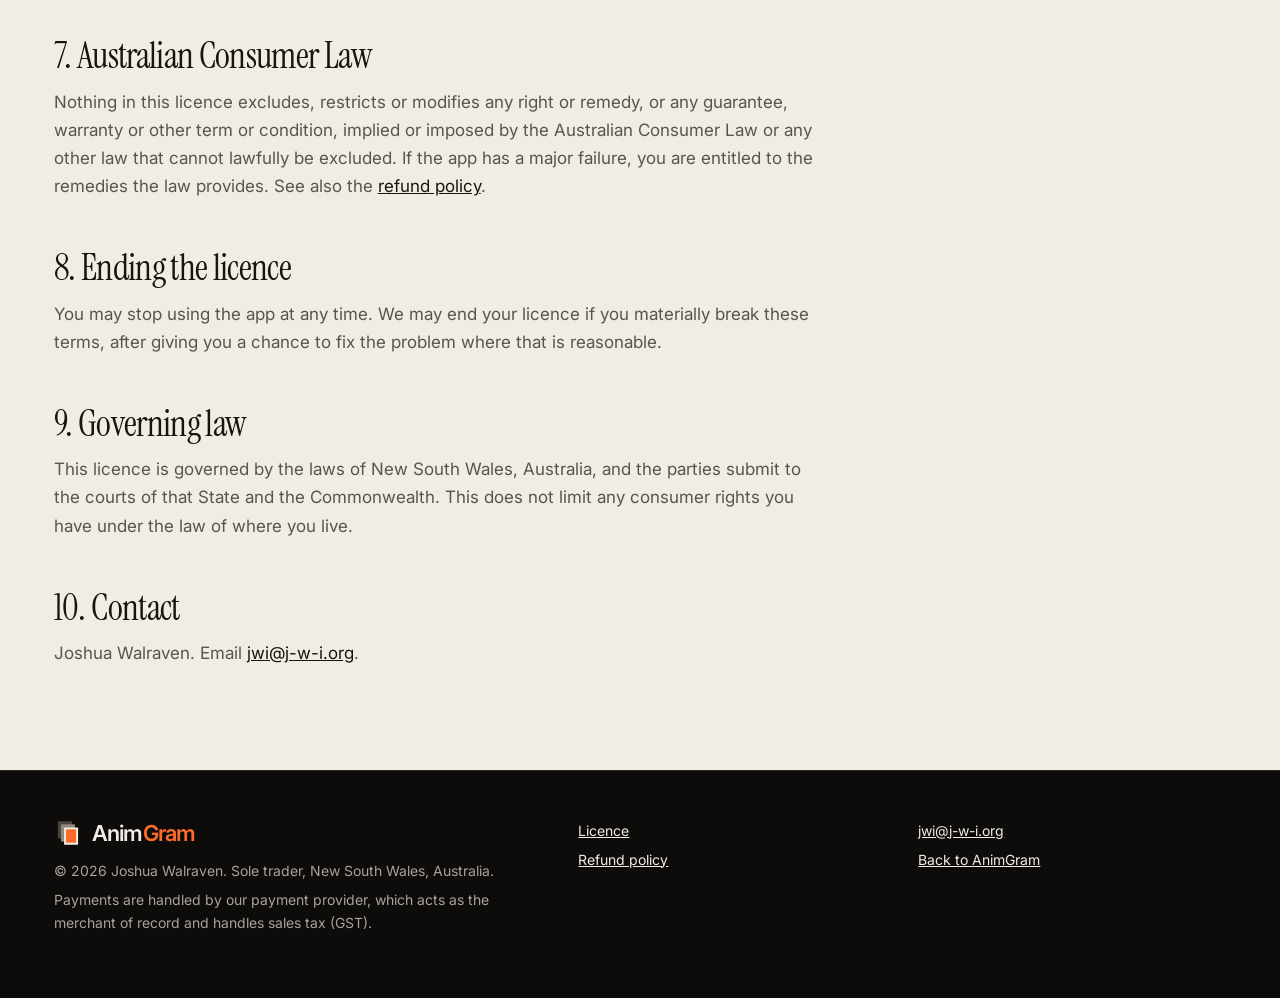
<file: animgram/licence.html>
<!doctype html>
<html lang="en-AU"><head><meta charset="utf-8"><meta name="viewport" content="width=device-width, initial-scale=1">
<link rel="icon" href="favicon.svg" type="image/svg+xml">
<link rel="icon" href="favicon-32.png" sizes="32x32" type="image/png">
<link rel="apple-touch-icon" href="apple-touch-icon.png">
<title>Licence - AnimGram</title>
<meta name="theme-color" content="#0d0c0b">
<link rel="preconnect" href="https://fonts.googleapis.com"><link rel="preconnect" href="https://fonts.gstatic.com" crossorigin>
<link href="https://fonts.googleapis.com/css2?family=Inter:wght@400;500;600&family=Instrument+Serif:ital@0;1&display=swap" rel="stylesheet">
<link rel="stylesheet" href="site.css">
</head><body>
<header class="site-head"><div class="wrap"><a class="mark" href="index.html" aria-label="AnimGram home"><svg class="mark-sym" viewBox="0 0 100 100" aria-hidden="true" focusable="false"><rect x="14" y="8" width="50" height="62" rx="3" fill="#4a4540"/><rect x="25" y="19" width="50" height="62" rx="3" fill="#8f887d"/><rect x="36" y="30" width="50" height="62" rx="3" fill="#f1ede5"/><rect x="43" y="37" width="36" height="48" rx="1" fill="#ff6b2b"/></svg><span>Anim<b>Gram</b></span></a><nav class="site-nav" aria-label="Main"><a href="index.html">Home</a><a href="licence.html">Licence</a><a href="refunds.html">Refunds</a></nav><a class="btn sm" href="index.html#price">Get AnimGram</a></div></header>
<div class="paper"><div class="wrap">
<main class="doc"><p class="stamp">Draft &mdash; to be reviewed before publication</p>
<h1>AnimGram early-access licence</h1>
<p>Last updated: 17 November 2026. This is an agreement between you and Joshua Walraven (&ldquo;we&rdquo;, &ldquo;us&rdquo;) about the AnimGram software for macOS (&ldquo;the app&rdquo;).</p>
<h2>1. What you get</h2>
<p>When you buy a licence, we grant you a personal, non-exclusive, non-transferable licence to install and use the app on up to 2 Macs that you own or control. One licence is for one person. It is not for a team or company seat.</p>
<h2>2. Updates</h2>
<p>Your licence includes all 1.x updates. A future 2.0 may be a separate paid upgrade. We will tell you before that happens. The app is early access, so features may change.</p>
<h2>3. What you can do with your output</h2>
<p>You own your photos and the posts, videos and images you export. You may use the exported output for personal and commercial purposes, including client and brand work, without further payment or credit to us.</p>
<h2>4. Restrictions</h2>
<ul><li>Do not copy, share, resell or sublicense the app, or redistribute the download.</li><li>Do not remove copyright notices.</li><li>Do not reverse engineer the app, except where the law allows it despite this term.</li><li>Do not use the app to infringe anyone else&rsquo;s rights.</li></ul>
<h2>5. Privacy</h2>
<p>The app works offline, needs no account, and does not track you. Your photos stay on your computer. Our site does not use analytics. Our payment provider collects the information needed to process your purchase under its own terms.</p>
<h2>6. No warranty beyond the law</h2>
<p>The app is early-access software and is provided &ldquo;as is&rdquo;. We do not promise it will be error-free. To the extent the law allows, we exclude all other warranties and are not liable for indirect or consequential loss, or loss of data, so please keep backups of your photos and projects. Our total liability is limited to the price you paid, where the law permits.</p>
<h2>7. Australian Consumer Law</h2>
<p>Nothing in this licence excludes, restricts or modifies any right or remedy, or any guarantee, warranty or other term or condition, implied or imposed by the Australian Consumer Law or any other law that cannot lawfully be excluded. If the app has a major failure, you are entitled to the remedies the law provides. See also the <a href="refunds.html">refund policy</a>.</p>
<h2>8. Ending the licence</h2>
<p>You may stop using the app at any time. We may end your licence if you materially break these terms, after giving you a chance to fix the problem where that is reasonable.</p>
<h2>9. Governing law</h2>
<p>This licence is governed by the laws of New South Wales, Australia, and the parties submit to the courts of that State and the Commonwealth. This does not limit any consumer rights you have under the law of where you live.</p>
<h2>10. Contact</h2>
<p>Joshua Walraven. Email <a href="mailto:jwi@j-w-i.org">jwi@j-w-i.org</a>.</p></main>
</div></div>
<footer><div class="wrap cols"><div><a class="mark" href="index.html"><svg class="mark-sym" viewBox="0 0 100 100" aria-hidden="true" focusable="false"><rect x="14" y="8" width="50" height="62" rx="3" fill="#4a4540"/><rect x="25" y="19" width="50" height="62" rx="3" fill="#8f887d"/><rect x="36" y="30" width="50" height="62" rx="3" fill="#f1ede5"/><rect x="43" y="37" width="36" height="48" rx="1" fill="#ff6b2b"/></svg><span>Anim<b>Gram</b></span></a><p>&copy; 2026 Joshua Walraven. Sole trader, New South Wales, Australia.</p><p>Payments are handled by our payment provider, which acts as the merchant of record and handles sales tax (GST).</p></div><div><p><a href="licence.html">Licence</a></p><p><a href="refunds.html">Refund policy</a></p></div><div><p><a href="mailto:jwi@j-w-i.org">jwi@j-w-i.org</a></p><p><a href="index.html">Back to AnimGram</a></p></div></div></footer>
</body></html>
</file>
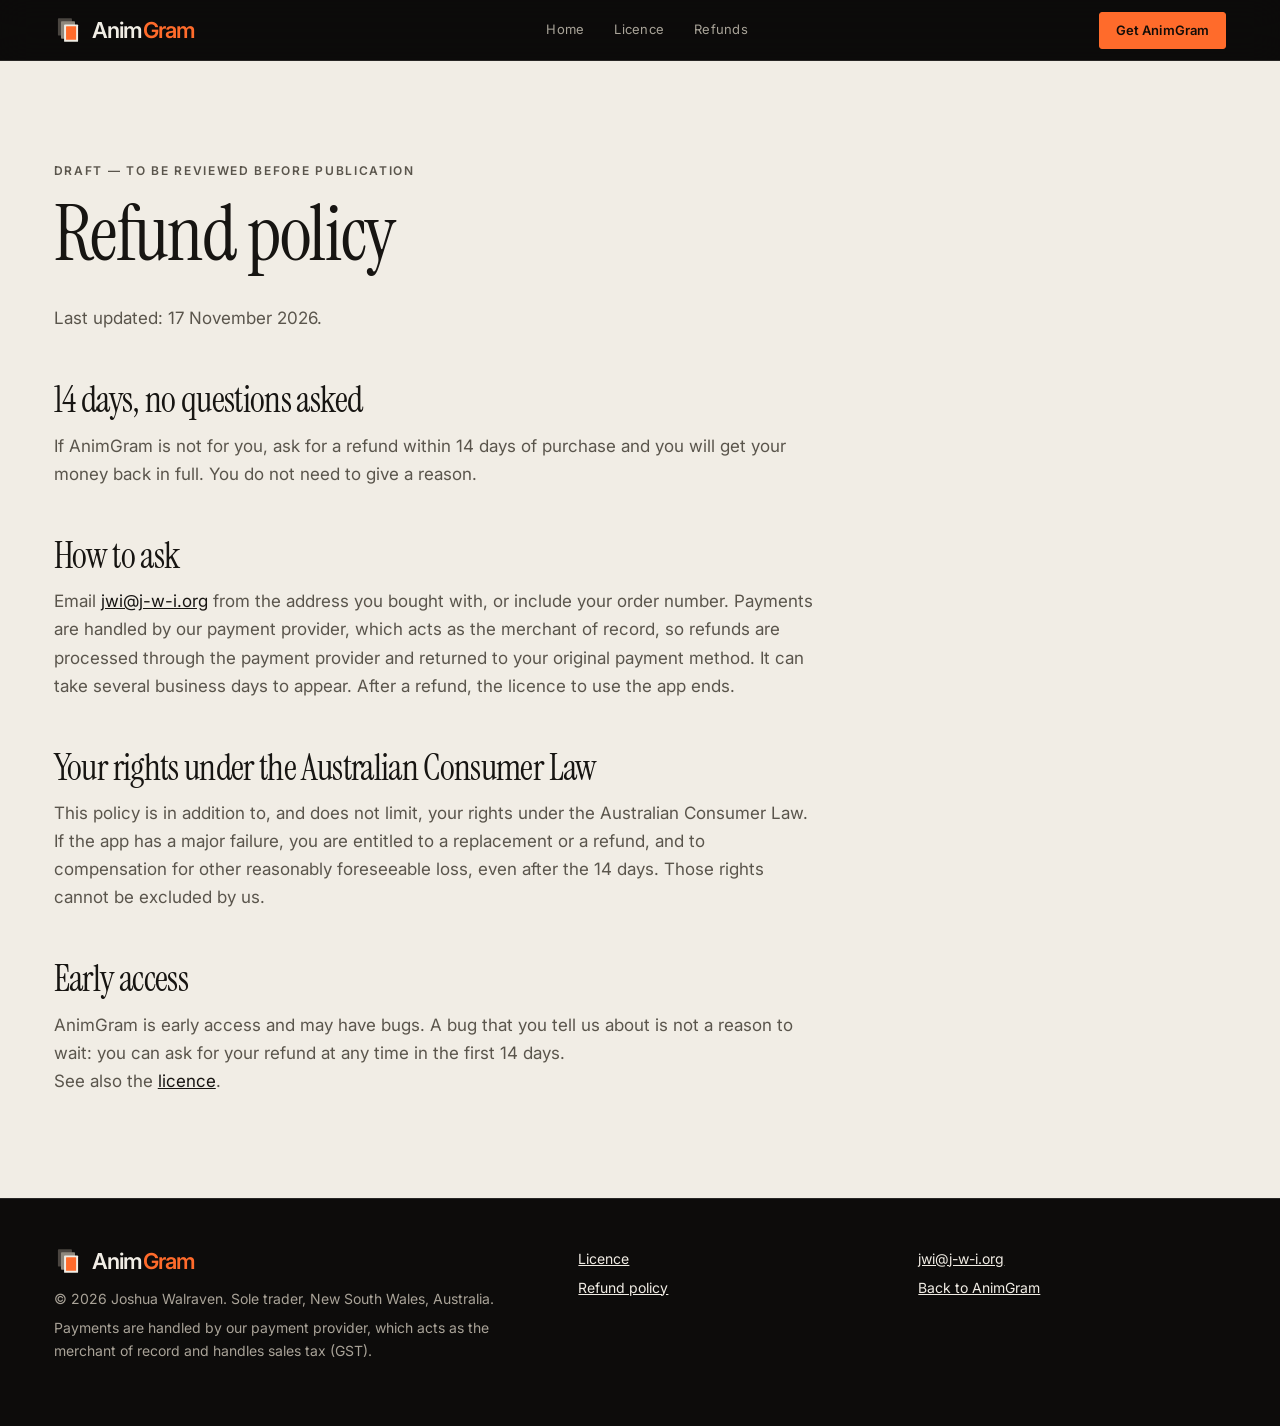
<file: animgram/refunds.html>
<!doctype html>
<html lang="en-AU"><head><meta charset="utf-8"><meta name="viewport" content="width=device-width, initial-scale=1">
<link rel="icon" href="favicon.svg" type="image/svg+xml">
<link rel="icon" href="favicon-32.png" sizes="32x32" type="image/png">
<link rel="apple-touch-icon" href="apple-touch-icon.png">
<title>Refund policy - AnimGram</title>
<meta name="theme-color" content="#0d0c0b">
<link rel="preconnect" href="https://fonts.googleapis.com"><link rel="preconnect" href="https://fonts.gstatic.com" crossorigin>
<link href="https://fonts.googleapis.com/css2?family=Inter:wght@400;500;600&family=Instrument+Serif:ital@0;1&display=swap" rel="stylesheet">
<link rel="stylesheet" href="site.css">
</head><body>
<header class="site-head"><div class="wrap"><a class="mark" href="index.html" aria-label="AnimGram home"><svg class="mark-sym" viewBox="0 0 100 100" aria-hidden="true" focusable="false"><rect x="14" y="8" width="50" height="62" rx="3" fill="#4a4540"/><rect x="25" y="19" width="50" height="62" rx="3" fill="#8f887d"/><rect x="36" y="30" width="50" height="62" rx="3" fill="#f1ede5"/><rect x="43" y="37" width="36" height="48" rx="1" fill="#ff6b2b"/></svg><span>Anim<b>Gram</b></span></a><nav class="site-nav" aria-label="Main"><a href="index.html">Home</a><a href="licence.html">Licence</a><a href="refunds.html">Refunds</a></nav><a class="btn sm" href="index.html#price">Get AnimGram</a></div></header>
<div class="paper"><div class="wrap">
<main class="doc"><p class="stamp">Draft &mdash; to be reviewed before publication</p>
<h1>Refund policy</h1>
<p>Last updated: 17 November 2026.</p>
<h2>14 days, no questions asked</h2>
<p>If AnimGram is not for you, ask for a refund within 14 days of purchase and you will get your money back in full. You do not need to give a reason.</p>
<h2>How to ask</h2>
<p>Email <a href="mailto:jwi@j-w-i.org">jwi@j-w-i.org</a> from the address you bought with, or include your order number. Payments are handled by our payment provider, which acts as the merchant of record, so refunds are processed through the payment provider and returned to your original payment method. It can take several business days to appear. After a refund, the licence to use the app ends.</p>
<h2>Your rights under the Australian Consumer Law</h2>
<p>This policy is in addition to, and does not limit, your rights under the Australian Consumer Law. If the app has a major failure, you are entitled to a replacement or a refund, and to compensation for other reasonably foreseeable loss, even after the 14 days. Those rights cannot be excluded by us.</p>
<h2>Early access</h2>
<p>AnimGram is early access and may have bugs. A bug that you tell us about is not a reason to wait: you can ask for your refund at any time in the first 14 days.</p>
<p>See also the <a href="licence.html">licence</a>.</p></main>
</div></div>
<footer><div class="wrap cols"><div><a class="mark" href="index.html"><svg class="mark-sym" viewBox="0 0 100 100" aria-hidden="true" focusable="false"><rect x="14" y="8" width="50" height="62" rx="3" fill="#4a4540"/><rect x="25" y="19" width="50" height="62" rx="3" fill="#8f887d"/><rect x="36" y="30" width="50" height="62" rx="3" fill="#f1ede5"/><rect x="43" y="37" width="36" height="48" rx="1" fill="#ff6b2b"/></svg><span>Anim<b>Gram</b></span></a><p>&copy; 2026 Joshua Walraven. Sole trader, New South Wales, Australia.</p><p>Payments are handled by our payment provider, which acts as the merchant of record and handles sales tax (GST).</p></div><div><p><a href="licence.html">Licence</a></p><p><a href="refunds.html">Refund policy</a></p></div><div><p><a href="mailto:jwi@j-w-i.org">jwi@j-w-i.org</a></p><p><a href="index.html">Back to AnimGram</a></p></div></div></footer>
</body></html>
</file>
<file: animgram/site.css>
/* AnimGram site — "darkroom and paper". Static, no build step. */
:root{
  --ink-0:#0d0c0b; --ink-1:#151412; --ink-2:#1d1b19; --ink-3:#2a2724;
  --text-d:#f1ede5; --muted-d:#a9a398; --line-d:rgba(241,237,229,.12);
  --paper:#f1ede5; --paper-2:#e7e1d5; --text-p:#171512; --muted-p:#5a554c; --line-p:rgba(23,21,18,.14);
  --accent:#ff6b2b; --accent-hi:#ff8450; --accent-ink:#b63d0b;
  --serif:'Instrument Serif','Iowan Old Style',Georgia,'Times New Roman',serif;
  --sans:'Inter',system-ui,-apple-system,'Segoe UI',sans-serif;
  --maxw:1320px; --gut:clamp(20px,4.2vw,64px);
  --ease:cubic-bezier(.2,.7,.2,1);
}
*{box-sizing:border-box}
html{scroll-behavior:smooth;scroll-padding-top:72px;-webkit-text-size-adjust:100%}
body{margin:0;background:var(--ink-0);color:var(--text-d);font:400 17px/1.65 var(--sans);-webkit-font-smoothing:antialiased;text-rendering:optimizeLegibility;overflow-x:hidden}
img,video{display:block;max-width:100%}
a{color:inherit}
h1,h2,h3,p,figure,ul,ol,dl{margin:0}
ul,ol{padding:0;list-style:none}
:focus-visible{outline:2px solid var(--accent);outline-offset:3px;border-radius:2px}
.skip{position:absolute;left:-999px;top:8px;background:var(--accent);color:#140d08;padding:10px 14px;z-index:100;font-weight:600}
.skip:focus{left:8px}
.wrap{max-width:var(--maxw);margin:0 auto;padding:0 var(--gut)}

/* ---------- type ---------- */
.eyebrow{font:600 12px/1.2 var(--sans);letter-spacing:.2em;text-transform:uppercase;color:var(--muted-d);margin-bottom:22px;display:flex;align-items:center;gap:14px}
.eyebrow::before{content:"";width:28px;height:1px;background:currentColor;opacity:.6}
.paper .eyebrow{color:var(--muted-p)}
h1,h2,h3{font-family:var(--serif);font-weight:400;letter-spacing:-.018em}
h1{font-size:clamp(46px,6.6vw,104px);line-height:.96}
h2{font-size:clamp(38px,5.4vw,84px);line-height:1}
h3{font-size:clamp(24px,2.2vw,32px);line-height:1.12;letter-spacing:-.01em}
em{font-style:italic}
h1 em,h2 em{color:var(--accent)}
h2+.lede,h2+.body,h1+.lede{margin-top:26px}
.sec-head h2+.lede{margin-top:0}
.paper h2 em{color:var(--accent-ink)}
.lede{font:400 clamp(21px,2vw,28px)/1.35 var(--serif);color:var(--muted-d);max-width:30em;letter-spacing:-.005em}
.paper .lede{color:var(--muted-p)}
.body{color:var(--muted-d);max-width:36em}
.paper .body{color:var(--muted-p)}
.fine{font-size:14px;line-height:1.55;color:var(--muted-d)}
.paper .fine{color:var(--muted-p)}
.cap{font:italic 400 17px/1.4 var(--serif);color:var(--muted-d);margin-top:14px}
.cap b{font:600 11px var(--sans);font-style:normal;letter-spacing:.18em;text-transform:uppercase;color:var(--text-d);margin-right:10px}
.paper .cap{color:var(--muted-p)}.paper .cap b{color:var(--text-p)}

/* ---------- buttons ---------- */
.btn{display:inline-flex;align-items:center;justify-content:center;gap:10px;background:var(--accent);color:#140d08;font:600 15px/1 var(--sans);letter-spacing:.01em;text-decoration:none;padding:17px 26px;border-radius:3px;border:1px solid var(--accent);transition:background .25s var(--ease),transform .25s var(--ease),border-color .25s;cursor:pointer}
.btn:hover{background:var(--accent-hi);border-color:var(--accent-hi);transform:translateY(-1px)}
.btn.ghost{background:transparent;color:var(--text-d);border-color:rgba(241,237,229,.35)}
.btn.ghost:hover{border-color:var(--text-d);background:rgba(241,237,229,.06)}
.btn.sm{padding:11px 16px;font-size:13px}
.btn.is-off{background:transparent;color:var(--muted-d);border:1px dashed rgba(241,237,229,.35);cursor:not-allowed;transform:none}
.btn.is-off:hover{background:transparent;border-color:rgba(241,237,229,.5)}
.btn svg{width:16px;height:16px}
.cta-row{display:flex;flex-wrap:wrap;gap:14px;align-items:center}

/* ---------- header ---------- */
.site-head{position:sticky;top:0;z-index:50;background:rgba(13,12,11,.74);-webkit-backdrop-filter:saturate(1.4) blur(16px);backdrop-filter:saturate(1.4) blur(16px);border-bottom:1px solid var(--line-d)}
.site-head .wrap{display:flex;align-items:center;justify-content:space-between;height:60px;gap:16px}
.mark{display:inline-flex;align-items:center;gap:10px;font:600 22px/1 var(--sans);letter-spacing:-.035em;text-decoration:none;color:inherit}
.mark-sym{width:28px;height:28px;flex:none;display:block}
.mark b{font-weight:600;color:var(--accent)}
.site-nav{display:none;gap:30px}
.site-nav a{font-size:13px;color:var(--muted-d);text-decoration:none;letter-spacing:.02em;transition:color .2s}
.site-nav a:hover{color:var(--text-d)}
@media(min-width:860px){.site-nav{display:flex}}

/* ---------- sections ---------- */
.sec{padding:clamp(80px,11vw,176px) 0;position:relative}
.dark{background:var(--ink-0);color:var(--text-d)}
.dark.alt{background:var(--ink-1)}
.paper{background:var(--paper);color:var(--text-p)}
.sec-head{max-width:920px;margin-bottom:clamp(40px,6vw,88px)}
.sec-head h2{margin-bottom:26px}

/* reveal */
.js .reveal{opacity:0;transform:translateY(22px);transition:opacity .9s var(--ease),transform .9s var(--ease);transition-delay:var(--d,0s)}
.js .reveal.in{opacity:1;transform:none}

/* ---------- hero ---------- */
.hero{padding:clamp(40px,6vw,96px) 0 0;overflow:hidden;background:
  radial-gradient(1100px 620px at 78% 38%,rgba(255,107,43,.10),transparent 60%),var(--ink-0)}
.hero-grid{display:grid;gap:clamp(40px,6vw,80px);grid-template-columns:minmax(0,1fr);align-items:center}
@media(min-width:960px){.hero-grid{grid-template-columns:minmax(0,1.08fr) minmax(0,.92fr)}}
.hero h1{margin-bottom:clamp(24px,3vw,36px)}
.hero .lede{margin-bottom:38px}
.hero .fine{margin-top:20px;max-width:34em}
.plate{position:relative;margin:0 auto;width:100%;max-width:520px}
.plate .frame{position:relative;aspect-ratio:4/5;background:#fff;box-shadow:0 2px 0 rgba(255,255,255,.04),0 40px 90px -20px rgba(0,0,0,.8),0 0 0 1px rgba(255,255,255,.06)}
.plate .frame video{position:absolute;inset:0;width:100%;height:100%;object-fit:cover}
.plate.small{max-width:230px;position:absolute;left:-14%;bottom:-8%;display:none}
.proof{margin-top:clamp(56px,8vw,112px);border-top:1px solid var(--line-d)}
.proof ul{display:grid;grid-template-columns:minmax(0,1fr);gap:0}
@media(min-width:860px){.proof ul{grid-template-columns:repeat(3,minmax(0,1fr))}}
.proof li{display:flex;align-items:center;gap:12px;padding:20px 0;font-size:13.5px;letter-spacing:.02em;color:var(--muted-d)}
.proof li+li{border-top:1px solid var(--line-d)}
@media(min-width:860px){.proof li{padding:26px 24px}.proof li:first-child{padding-left:0}.proof li+li{border-top:0;border-left:1px solid var(--line-d)}}
.proof svg{flex:none;width:20px;height:20px;color:var(--accent)}
.proof b{display:block;color:var(--text-d);font-weight:600;font-size:14px}

/* ---------- phones / feed ---------- */
.feed-head{display:grid;gap:24px;margin-bottom:clamp(40px,6vw,80px)}
@media(min-width:960px){.feed-head{grid-template-columns:1.2fr .8fr;align-items:end}}
.phones{display:flex;gap:clamp(16px,2.4vw,40px);justify-content:center;align-items:flex-start;overflow-x:auto;padding:20px var(--gut) 40px;margin:0 calc(var(--gut)*-1);scroll-snap-type:x mandatory;scrollbar-width:none}
.phones::-webkit-scrollbar{display:none}
.phone{flex:none;width:min(260px,70vw);scroll-snap-align:center;will-change:transform}
@media(min-width:960px){.phones{overflow:visible;padding:0;margin:0}.phone{width:clamp(250px,24vw,340px)}.phone.c{width:clamp(280px,27vw,380px)}.phone.l,.phone.r{margin-top:clamp(40px,6vw,100px)}}
.bezel{background:linear-gradient(160deg,#2b2926,#0c0b0a);border-radius:15% / 7%;padding:2.6%;box-shadow:0 50px 100px -30px rgba(0,0,0,.9),inset 0 0 0 1px rgba(255,255,255,.09)}
.screen{background:#fafafa;border-radius:12.5% / 6%;overflow:hidden;color:#1a1a1a;aspect-ratio:9/19.3;position:relative;font-size:11px}
.notch{position:absolute;top:2.2%;left:50%;width:28%;height:2.4%;background:#0c0b0a;border-radius:99px;transform:translateX(-50%);z-index:3}
.f-top{height:9%}
.f-card-h{display:flex;align-items:center;gap:8px;padding:0 5%;height:6%;font:600 11px var(--sans)}
.f-card-h i{width:22px;height:22px;border-radius:50%;background:conic-gradient(from 200deg,#ff6b2b,#f3d9b8,#ff6b2b)}
.f-card-h span{margin-left:auto;letter-spacing:.2em;color:#777}
.f-media{aspect-ratio:4/5;position:relative;background:#fff}
.f-media video,.f-media img{position:absolute;inset:0;width:100%;height:100%;object-fit:cover}
.f-row{display:flex;gap:10px;padding:10px 5% 4px}
.f-row i{width:18px;height:18px;border:1.6px solid #222;border-radius:50%}
.f-row i:nth-child(2){border-radius:4px}.f-row i:nth-child(3){border-radius:2px 10px 2px 10px}
.f-line{height:7px;background:#e4e4e4;border-radius:4px;margin:7px 5% 0}
.f-line.s{width:55%}
.f-next{margin-top:18px}
.f-next .f-media{aspect-ratio:auto;height:30%;}

/* ---------- why ---------- */
.trio{display:grid;gap:44px;margin-top:clamp(40px,6vw,80px)}
@media(min-width:900px){.trio{grid-template-columns:repeat(3,1fr);gap:clamp(32px,4vw,72px)}}
.trio li{border-top:1px solid var(--text-p);padding-top:22px}
.trio .n{font:italic 400 20px var(--serif);color:var(--accent-ink);display:block;margin-bottom:34px}
.trio h3{margin-bottom:14px}
.trio p{color:var(--muted-p);font-size:16.5px}
.versus{display:grid;gap:0;margin-top:clamp(56px,8vw,112px);border-top:1px solid var(--line-p);border-bottom:1px solid var(--line-p)}
@media(min-width:800px){.versus{grid-template-columns:1fr 1fr 1.3fr}}
.versus>div{padding:30px 0}
@media(min-width:800px){.versus>div{padding:36px 36px}.versus>div:first-child{padding-left:0}.versus>div+div{border-left:1px solid var(--line-p)}}
.versus .big{font:400 clamp(52px,6vw,88px)/1 var(--serif);letter-spacing:-.03em;display:block}
.versus .big small{font:500 14px var(--sans);letter-spacing:0;color:var(--muted-p);margin-left:6px}
.versus .lab{font:600 11px var(--sans);letter-spacing:.18em;text-transform:uppercase;color:var(--muted-p);display:block;margin-bottom:12px}
.versus .mine .big{color:var(--accent-ink)}
.isnt{display:grid;gap:28px;margin-top:clamp(56px,8vw,96px)}
@media(min-width:800px){.isnt{grid-template-columns:200px 1fr}}
.isnt ul{display:grid;gap:22px}
@media(min-width:800px){.isnt ul{grid-template-columns:repeat(3,1fr);gap:36px}}
.isnt li b{display:block;font:400 24px var(--serif);margin-bottom:4px}
.isnt li span{color:var(--muted-p);font-size:15.5px;line-height:1.55;display:block}
.isnt h3{font:600 11px var(--sans);letter-spacing:.18em;text-transform:uppercase;color:var(--muted-p)}

/* ---------- gallery ---------- */
.gallery{display:grid;grid-template-columns:repeat(2,minmax(0,1fr));gap:clamp(18px,2.6vw,44px) clamp(14px,2.4vw,36px)}
@media(min-width:900px){.gallery{grid-template-columns:repeat(3,minmax(0,1fr))}.gallery figure:nth-child(3n+2){margin-top:clamp(40px,6vw,96px)}}
.gallery .frame{aspect-ratio:4/5;background:#fff;position:relative;box-shadow:0 30px 60px -24px rgba(0,0,0,.75),0 0 0 1px rgba(255,255,255,.06);overflow:hidden}
.gallery video{position:absolute;inset:0;width:100%;height:100%;object-fit:cover}
.chips{display:flex;flex-wrap:wrap;gap:8px;margin-top:14px}
.chips li{font-size:13px;padding:7px 13px;border:1px solid var(--line-d);border-radius:99px;color:var(--text-d);letter-spacing:.01em}
.chips.p li{border-color:var(--line-p);color:var(--text-p)}
.chips li.hi{border-color:var(--accent);color:var(--accent)}
.grp{font:600 11px var(--sans);letter-spacing:.18em;text-transform:uppercase;color:var(--muted-d);margin-top:36px}
.styles{display:grid;gap:8px 56px;margin-top:clamp(48px,6vw,96px);padding-top:clamp(32px,4vw,56px);border-top:1px solid var(--line-d)}
@media(min-width:900px){.styles{grid-template-columns:1fr 1fr}}
@media(min-width:1100px){.styles{grid-template-columns:1.2fr 1.2fr .7fr}}
.styles .grp{margin-top:0}
.seam{margin-top:clamp(56px,8vw,120px);display:grid;gap:36px}
@media(min-width:1000px){.seam{grid-template-columns:.8fr 1.2fr;align-items:center;gap:80px}}
.seam-strip{display:flex;gap:10px;overflow-x:auto;padding:6px 0 12px;scrollbar-width:thin;align-items:center}
.seam-strip figure{flex:1 0 96px;min-width:96px;position:relative}
.seam-strip img{width:100%;height:auto;aspect-ratio:4/5;object-fit:cover;background:#fff;box-shadow:0 14px 30px -14px #000}
.seam-strip figcaption{font:500 11px var(--sans);letter-spacing:.08em;color:var(--muted-d);margin-top:10px;text-align:center}
.seam-strip .wrapback{flex:none;color:var(--accent);font:italic 400 22px var(--serif);padding:0 4px}
.seam-strip .last img{outline:2px solid var(--accent);outline-offset:3px}

/* ---------- window frames ---------- */
.win{background:#1b1a18;border-radius:12px;box-shadow:0 60px 120px -40px rgba(0,0,0,.55),0 20px 40px -20px rgba(0,0,0,.4),0 0 0 1px rgba(0,0,0,.35);overflow:hidden}
.win-bar{height:34px;background:linear-gradient(#2e2c29,#242220);display:flex;align-items:center;padding:0 14px;position:relative;border-bottom:1px solid #151412}
.win-bar i{width:11px;height:11px;border-radius:50%;margin-right:8px;background:#ff5f57}
.win-bar i:nth-child(2){background:#febc2e}.win-bar i:nth-child(3){background:#28c840}
.win-bar span{position:absolute;left:0;right:0;text-align:center;font:500 12px var(--sans);color:#a9a398;pointer-events:none}
.win img{width:100%;height:auto;aspect-ratio:2000/1389}
.win.dk{box-shadow:0 60px 120px -40px rgba(0,0,0,.9),0 0 0 1px rgba(255,255,255,.08)}

/* ---------- steps ---------- */
.steps{display:grid;gap:36px;margin:clamp(56px,8vw,112px) 0 0}
@media(min-width:800px){.steps{grid-template-columns:repeat(4,1fr);gap:clamp(24px,3vw,48px)}}
.steps li{border-top:1px solid var(--text-p);padding-top:18px}
.steps .n{font:italic 400 clamp(54px,6vw,88px)/1 var(--serif);color:transparent;-webkit-text-stroke:1px var(--accent-ink);display:block;margin-bottom:14px}
.steps h3{font-size:26px;margin-bottom:8px}
.steps p{color:var(--muted-p);font-size:16px}

.split{display:grid;gap:clamp(36px,5vw,88px);align-items:center}
@media(min-width:960px){.split{grid-template-columns:minmax(0,.8fr) minmax(0,1.2fr)}.split.rev{grid-template-columns:minmax(0,1.2fr) minmax(0,.8fr)}.split.film{grid-template-columns:minmax(0,.9fr) minmax(0,1.1fr)}}
.ticks{display:grid;gap:0;margin-top:34px}
.ticks li{padding:15px 0 15px 30px;border-top:1px solid var(--line-d);position:relative;font-size:16px;color:var(--muted-d)}
.ticks li:last-child{border-bottom:1px solid var(--line-d)}
.ticks li::before{content:"";position:absolute;left:0;top:25px;width:10px;height:1px;background:var(--accent);box-shadow:0 0 0 0 var(--accent)}
.ticks b{color:var(--text-d);font-weight:600}
.paper .ticks li{border-color:var(--line-p);color:var(--muted-p)}.paper .ticks b{color:var(--text-p)}
.paper .ticks li::before{background:var(--accent-ink)}
.subshot{margin-top:clamp(40px,5vw,72px)}
.subgrid{display:grid;gap:clamp(24px,3vw,48px);margin-top:clamp(56px,7vw,112px)}
@media(min-width:960px){.subgrid{grid-template-columns:1.25fr .75fr;align-items:end}}

/* film */
.bigphone{width:min(300px,72vw);margin:0 auto}
@media(min-width:960px){.bigphone{width:clamp(300px,26vw,400px)}}
.bigphone .screen{background:#000;aspect-ratio:9/16;border-radius:9% / 4.6%}
.bigphone .notch{display:none}
.bigphone .bezel{border-radius:11% / 5.4%;padding:2.2%}
.bigphone .screen video{position:absolute;inset:0;width:100%;height:100%;object-fit:cover}
.strip-img{border:1px solid var(--line-d);border-radius:8px;overflow:hidden;background:#1b1a18}
.strip-img img{width:100%;height:auto}

/* spec sheet */
.spec{border-top:1px solid var(--text-d)}
.spec div{display:grid;gap:4px 24px;padding:22px 0;border-bottom:1px solid var(--line-d)}
@media(min-width:760px){.spec div{grid-template-columns:240px 1fr;align-items:baseline}}
.spec dt{font:600 11px var(--sans);letter-spacing:.18em;text-transform:uppercase;color:var(--muted-d)}
.spec dd{font:400 clamp(22px,2.4vw,32px)/1.2 var(--serif);margin:0}
.spec dd small{font:400 15px var(--sans);color:var(--muted-d);display:block;margin-top:4px}

/* ---------- price ---------- */
.price-grid{display:grid;gap:clamp(40px,6vw,96px);align-items:start}
@media(min-width:960px){.price-grid{grid-template-columns:1fr minmax(0,520px)}}
.card{background:var(--ink-0);color:var(--text-d);padding:clamp(28px,4vw,52px);border-radius:4px;box-shadow:0 50px 100px -40px rgba(0,0,0,.6),0 0 0 1px rgba(0,0,0,.3);position:relative}
.card::after{content:"";position:absolute;inset:10px;border:1px solid rgba(241,237,229,.1);pointer-events:none;border-radius:2px}
.card .lab{font:600 11px var(--sans);letter-spacing:.2em;text-transform:uppercase;color:var(--accent)}
.card .amt{font:400 clamp(88px,10vw,128px)/1 var(--serif);letter-spacing:-.04em;margin:14px 0 4px}
.card .amt small{font:400 16px var(--sans);letter-spacing:0;color:var(--muted-d);margin-left:10px}
.card .then{color:var(--muted-d);margin-bottom:28px}
.card ul{margin-bottom:30px}
.card li{padding:12px 0 12px 26px;border-top:1px solid var(--line-d);position:relative;font-size:15.5px;color:#d9d4c9}
.card li::before{content:"";position:absolute;left:0;top:21px;width:9px;height:9px;background:var(--accent)}
.card .btn{width:100%;padding:19px}
.card .note{margin-top:16px;font-size:14px;color:var(--text-d);text-align:center}
.card .note a{color:var(--accent)}
.paper .card .fine{color:var(--muted-d)}
.card .fine{margin-top:22px;padding-top:18px;border-top:1px solid var(--line-d)}
.card .fine a{color:var(--text-d)}

/* ---------- faq ---------- */
.faq{max-width:900px;border-top:1px solid var(--line-d)}
.faq details{border-bottom:1px solid var(--line-d)}
.faq summary{cursor:pointer;list-style:none;display:flex;justify-content:space-between;align-items:center;gap:24px;padding:26px 0;font:400 clamp(22px,2.3vw,30px)/1.2 var(--serif);letter-spacing:-.01em}
.faq summary::-webkit-details-marker{display:none}
.faq summary::after{content:"";flex:none;width:14px;height:14px;background:linear-gradient(var(--accent),var(--accent)) center/100% 1.5px no-repeat,linear-gradient(var(--accent),var(--accent)) center/1.5px 100% no-repeat;transition:transform .3s var(--ease)}
.faq details[open] summary::after{transform:rotate(45deg)}
.faq details p{color:var(--muted-d);padding:0 0 28px;max-width:40em;font-size:16.5px}
.faq a{color:var(--text-d)}

/* ---------- closing / footer ---------- */
.closer{text-align:center;padding:clamp(96px,14vw,220px) 0;background:radial-gradient(900px 500px at 50% 100%,rgba(255,107,43,.14),transparent 70%),var(--ink-0)}
.closer h2{font-size:clamp(44px,8vw,128px);margin:0 auto 40px;max-width:11em}
.closer .cta-row{justify-content:center}
footer{background:var(--ink-0);border-top:1px solid var(--line-d);padding:48px 0 64px;font-size:14px;color:var(--muted-d)}
footer .cols{display:grid;gap:32px}
@media(min-width:800px){footer .cols{grid-template-columns:1.6fr 1fr 1fr}}
footer p+p{margin-top:6px}
footer a{color:var(--text-d)}
footer .mark{display:inline-flex;margin-bottom:12px;color:var(--text-d)}

/* docs */
.doc{max-width:760px;padding:clamp(56px,8vw,120px) 0}
.doc h1{font-size:clamp(44px,6vw,80px);margin-bottom:32px}
.doc h2{font-size:clamp(26px,3vw,36px);margin:48px 0 12px;line-height:1.1}
.doc p,.doc li{color:var(--muted-p);font-size:17px}
.doc li{margin:0 0 8px;padding-left:22px;position:relative}
.doc li::before{content:"";position:absolute;left:0;top:.75em;width:8px;height:1px;background:var(--accent-ink)}
.doc a{color:var(--text-p)}
.doc .stamp{font:600 12px var(--sans);letter-spacing:.14em;text-transform:uppercase;color:var(--muted-p);margin-bottom:20px}

@media(max-width:699px){
  .win{overflow-x:auto;-webkit-overflow-scrolling:touch}
  .win>img{min-width:760px;max-width:none}
  .detail .win>img{min-width:0;width:100%}
  .detail .win:first-child>img{min-width:640px}
  .styles{gap:30px}
}
@media (prefers-reduced-motion:reduce){
  html{scroll-behavior:auto}
  .js .reveal{opacity:1;transform:none;transition:none}
  .btn,.faq summary::after{transition:none}
}

.detail{display:grid;gap:clamp(16px,2vw,28px);margin-top:clamp(20px,2.5vw,36px)}
@media(min-width:860px){.detail{grid-template-columns:2.2fr 1fr;align-items:start}}
.detail .win img{aspect-ratio:auto;height:auto}
</file>
